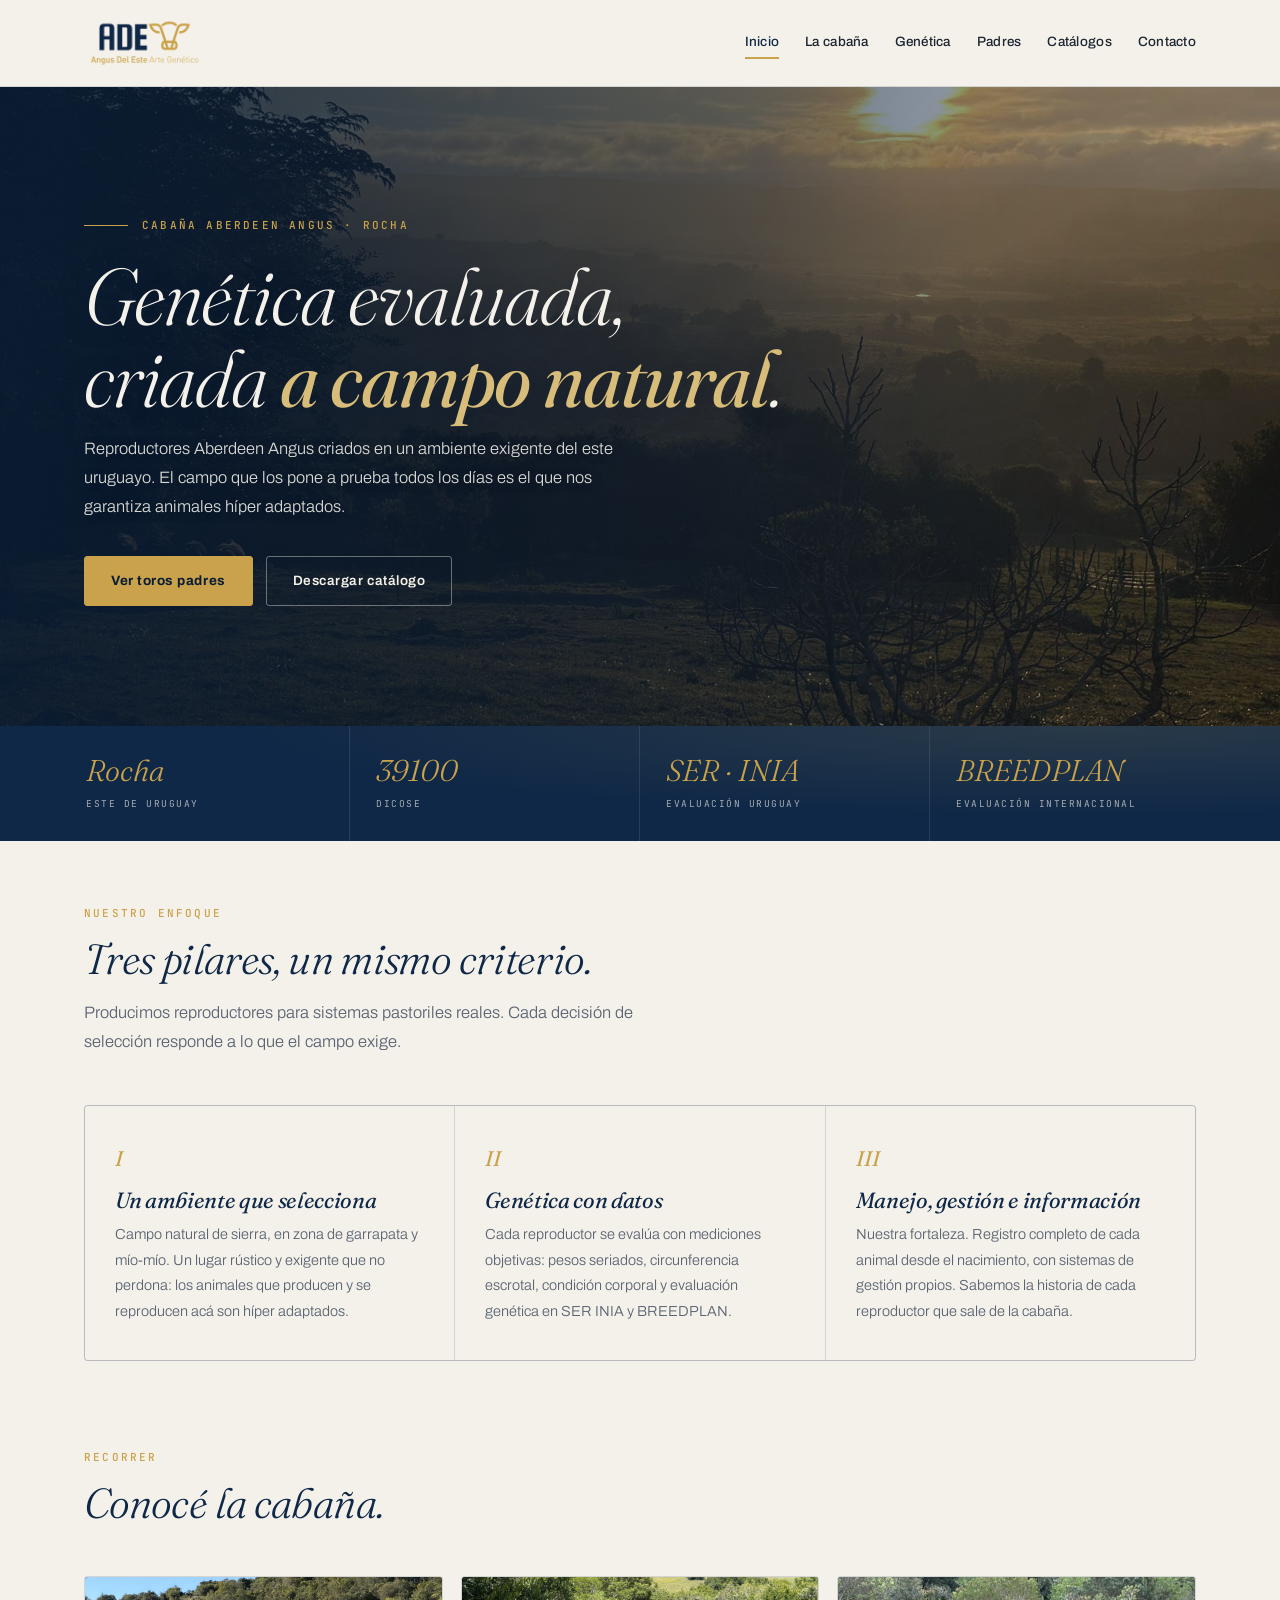
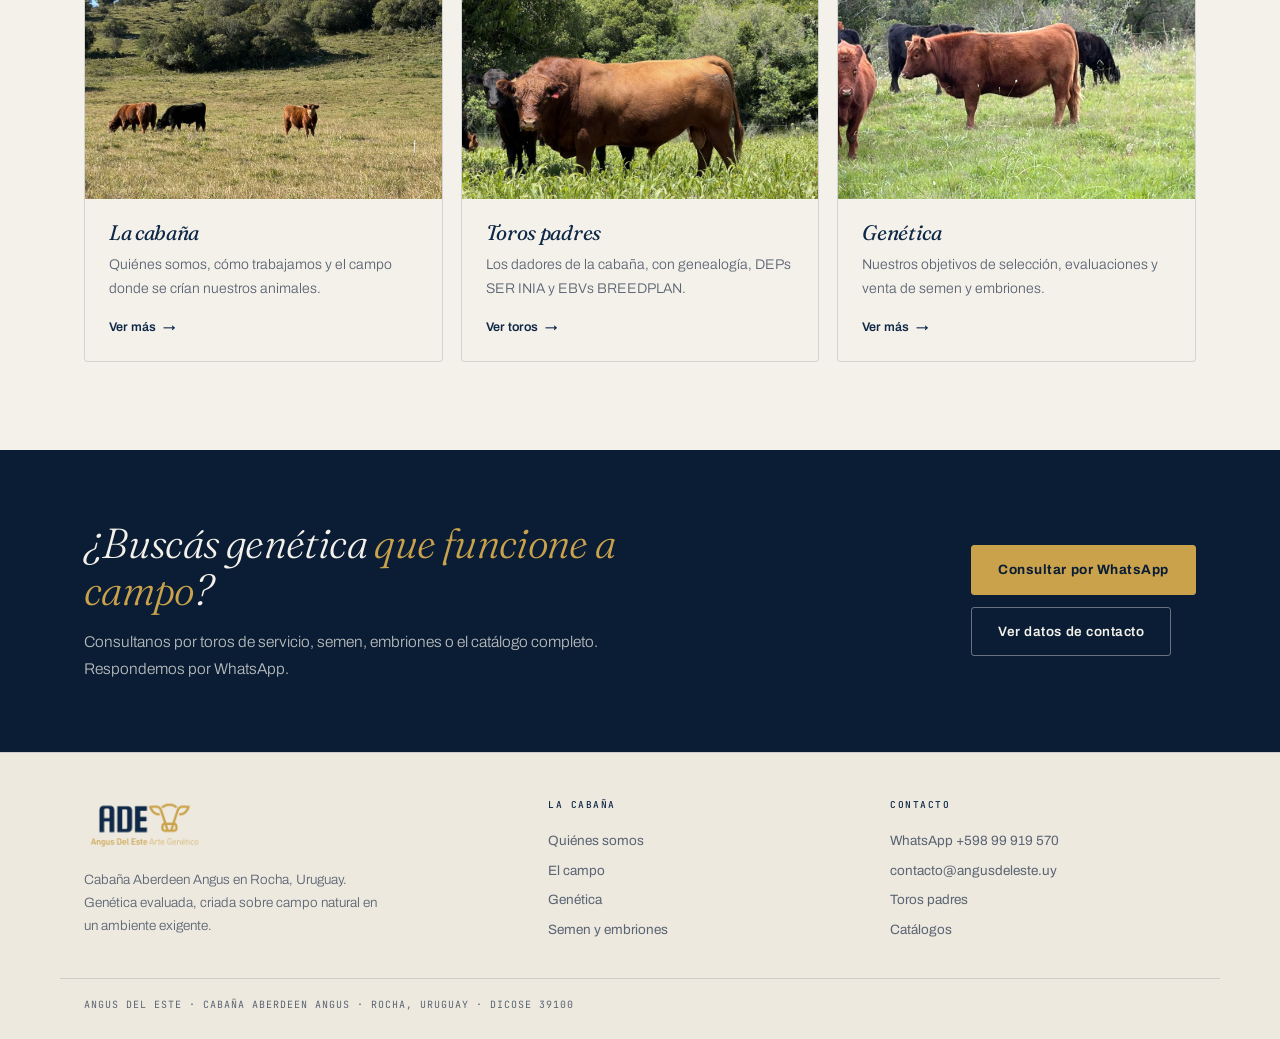
<file: index.html>
<!DOCTYPE html>
<html lang="es">
<head>
<meta charset="UTF-8">
<meta name="viewport" content="width=device-width, initial-scale=1.0">
<title>Angus del Este — Cabaña Aberdeen Angus · Rocha, Uruguay</title>
<meta name="description" content="Cabaña Aberdeen Angus en Rocha, Uruguay. Genética evaluada en SER INIA y BREEDPLAN, criada sobre campo natural. DICOSE 39100.">
<meta property="og:title" content="Angus del Este — Cabaña Aberdeen Angus · Rocha, Uruguay">
<meta property="og:description" content="Cabaña Aberdeen Angus en Rocha, Uruguay. Genética evaluada en SER INIA y BREEDPLAN, criada sobre campo natural. DICOSE 39100.">
<meta property="og:type" content="website">
<link rel="icon" type="image/png" href="[data-uri]">
<link rel="preconnect" href="https://fonts.googleapis.com">
<link rel="preconnect" href="https://fonts.gstatic.com" crossorigin>
<link href="https://fonts.googleapis.com/css2?family=Fraunces:ital,opsz,wght@0,9..144,300;0,9..144,400;1,9..144,300;1,9..144,400&family=Archivo:wght@300;400;500;600;700&family=JetBrains+Mono:wght@400;500&display=swap" rel="stylesheet">
<link rel="canonical" href="https://angusdeleste.uy/">
<meta property="og:url" content="https://angusdeleste.uy/">
<meta property="og:image" content="https://angusdeleste.uy/campo-hero.jpg">
<meta property="og:locale" content="es_UY">
<meta name="robots" content="index, follow">
<script type="application/ld+json">
{
  "@context":"https://schema.org",
  "@type":"LocalBusiness",
  "name":"Angus del Este",
  "alternateName":"ADE — Angus del Este",
  "description":"Cabaña Aberdeen Angus en Rocha, Uruguay. Genética evaluada en SER INIA y BREEDPLAN, criada sobre campo natural. Venta de toros, semen y embriones.",
  "url":"https://angusdeleste.uy",
  "telephone":"+59899919570",
  "email":"contacto@angusdeleste.uy",
  "address":{"@type":"PostalAddress","addressLocality":"Rocha","addressRegion":"Rocha","addressCountry":"UY"},
  "geo":{"@type":"GeoCoordinates","latitude":-34.2162467,"longitude":-54.4445083},
  "image":"https://angusdeleste.uy/campo-hero.jpg",
  "priceRange":"$$",
  "knowsAbout":["Aberdeen Angus","genética bovina","toros reproductores","semen bovino","embriones bovinos"],
  "areaServed":{"@type":"Country","name":"Uruguay"}
}
</script>
<link rel="stylesheet" href="estilos.css">
<style>
.home-hero{position:relative;background:var(--navy-deep);overflow:hidden}
.home-hero-bg{position:absolute;inset:0;background:url('campo-hero.jpg') center 42%/cover no-repeat}
.home-hero-ov{position:absolute;inset:0;background:linear-gradient(100deg,rgba(10,29,53,.92) 0%,rgba(10,29,53,.62) 52%,rgba(10,29,53,.2) 100%)}
.home-hero .wrap{position:relative;padding-top:130px;padding-bottom:120px}
.home-hero .eyebrow{display:flex;align-items:center;gap:14px;margin-bottom:20px}
.home-hero .eyebrow::before{content:'';width:44px;height:1px;background:var(--gold)}
.home-hero h1{color:var(--paper);font-size:clamp(42px,7vw,80px);line-height:1.03;max-width:840px;text-shadow:0 2px 24px rgba(10,29,53,.4)}
.home-hero h1 em{color:var(--gold-soft);font-weight:400}
.home-hero .lead{color:rgba(244,241,234,.88);max-width:560px;text-shadow:0 1px 12px rgba(10,29,53,.4)}
.home-cta{margin-top:34px;display:flex;gap:13px;flex-wrap:wrap}
</style>
</head>
<body>
<header>
  <div class="header-inner">
    <a href="index.html" class="brand">
      <img class="logo-full" src="[data-uri]" alt="Angus del Este — Arte Genético">
      <img class="logo-min" src="[data-uri]" alt="Angus del Este">
    </a>
    <nav id="nav">
      <a href="index.html" class='on'>Inicio</a>
      <a href="cabana.html">La cabaña</a>
      <a href="genetica.html">Genética</a>
      <a href="padres.html">Padres</a>
      <a href="catalogos.html">Catálogos</a>
      <a href="contacto.html">Contacto</a>
    </nav>
    <button class="nav-toggle" aria-label="Menú" onclick="document.getElementById('nav').classList.toggle('open')">
      <span></span><span></span><span></span>
    </button>
  </div>
</header>
<div class="home-hero">
  <div class="home-hero-bg"></div>
  <div class="home-hero-ov"></div>
  <div class="wrap">
    <div class="eyebrow">Cabaña Aberdeen Angus · Rocha</div>
    <h1>Genética evaluada,<br>criada <em>a campo natural</em>.</h1>
    <p class="lead">Reproductores Aberdeen Angus criados en un ambiente exigente del este uruguayo. El campo que los pone a prueba todos los días es el que nos garantiza animales híper adaptados.</p>
    <div class="home-cta">
      <a href="padres.html" class="btn btn-gold">Ver toros padres</a>
      <a href="catalogos.html" class="btn btn-light">Descargar catálogo</a>
    </div>
  </div>
</div>

<div class="band">
  <div class="wrap" style="padding-left:0;padding-right:0">
    <div class="band-grid">
      <div class="band-cell"><div class="band-num">Rocha</div><div class="band-label">Este de Uruguay</div></div>
      <div class="band-cell"><div class="band-num">39100</div><div class="band-label">DICOSE</div></div>
      <div class="band-cell"><div class="band-num">SER · INIA</div><div class="band-label">Evaluación Uruguay</div></div>
      <div class="band-cell"><div class="band-num">BREEDPLAN</div><div class="band-label">Evaluación internacional</div></div>
    </div>
  </div>
</div>

<section>
  <div class="wrap">
    <div class="section-head rv">
      <div class="eyebrow">Nuestro enfoque</div>
      <h2>Tres pilares, un mismo criterio.</h2>
      <p class="lead">Producimos reproductores para sistemas pastoriles reales. Cada decisión de selección responde a lo que el campo exige.</p>
    </div>
    <div class="pillars rv">
      <div class="pillar">
        <div class="num">I</div>
        <h3>Un ambiente que selecciona</h3>
        <p>Campo natural de sierra, en zona de garrapata y mío-mío. Un lugar rústico y exigente que no perdona: los animales que producen y se reproducen acá son híper adaptados.</p>
      </div>
      <div class="pillar">
        <div class="num">II</div>
        <h3>Genética con datos</h3>
        <p>Cada reproductor se evalúa con mediciones objetivas: pesos seriados, circunferencia escrotal, condición corporal y evaluación genética en SER INIA y BREEDPLAN.</p>
      </div>
      <div class="pillar">
        <div class="num">III</div>
        <h3>Manejo, gestión e información</h3>
        <p>Nuestra fortaleza. Registro completo de cada animal desde el nacimiento, con sistemas de gestión propios. Sabemos la historia de cada reproductor que sale de la cabaña.</p>
      </div>
    </div>
  </div>
</section>

<section style="padding-top:0">
  <div class="wrap">
    <div class="section-head rv">
      <div class="eyebrow">Recorrer</div>
      <h2>Conocé la cabaña.</h2>
    </div>
    <div class="navcards rv">
      <a href="cabana.html" class="navcard">
        <div class="navcard-img"><img src="campo-2.jpg" alt="El campo en Rocha" loading="lazy"></div>
        <div class="navcard-body">
          <h3>La cabaña</h3>
          <p>Quiénes somos, cómo trabajamos y el campo donde se crían nuestros animales.</p>
          <div class="go">Ver más <span>&rarr;</span></div>
        </div>
      </a>
      <a href="padres.html" class="navcard">
        <div class="navcard-img"><img src="toro-centinela.jpg" alt="Toros padres" loading="lazy" style="object-position:center 48%"></div>
        <div class="navcard-body">
          <h3>Toros padres</h3>
          <p>Los dadores de la cabaña, con genealogía, DEPs SER INIA y EBVs BREEDPLAN.</p>
          <div class="go">Ver toros <span>&rarr;</span></div>
        </div>
      </a>
      <a href="genetica.html" class="navcard">
        <div class="navcard-img"><img src="campo-3.jpg" alt="Genética" loading="lazy"></div>
        <div class="navcard-body">
          <h3>Genética</h3>
          <p>Nuestros objetivos de selección, evaluaciones y venta de semen y embriones.</p>
          <div class="go">Ver más <span>&rarr;</span></div>
        </div>
      </a>
    </div>
  </div>
</section>

<div class="cta">
  <div class="wrap">
    <div>
      <h2>¿Buscás genética <em>que funcione a campo</em>?</h2>
      <p>Consultanos por toros de servicio, semen, embriones o el catálogo completo. Respondemos por WhatsApp.</p>
    </div>
    <div class="cta-btns">
      <a href="https://wa.me/59899919570?text=Hola%2C%20quiero%20consultar%20por%20la%20gen%C3%A9tica%20de%20Angus%20del%20Este" class="btn btn-gold">Consultar por WhatsApp</a>
      <a href="contacto.html" class="btn btn-light">Ver datos de contacto</a>
    </div>
  </div>
</div>

<footer>
  <div class="foot">
    <div>
      <img src="[data-uri]" alt="ADE — Angus del Este · Arte Genético">
      <p class="foot-desc">Cabaña Aberdeen Angus en Rocha, Uruguay. Genética evaluada, criada sobre campo natural en un ambiente exigente.</p>
    </div>
    <div>
      <h4>La cabaña</h4>
      <a href="cabana.html">Quiénes somos</a>
      <a href="cabana.html#campo">El campo</a>
      <a href="genetica.html">Genética</a>
      <a href="genetica.html#servicios">Semen y embriones</a>
    </div>
    <div>
      <h4>Contacto</h4>
      <a href="https://wa.me/59899919570">WhatsApp +598 99 919 570</a>
      <a href="mailto:contacto@angusdeleste.uy">contacto@angusdeleste.uy</a>
      <a href="padres.html">Toros padres</a>
      <a href="catalogos.html">Catálogos</a>
    </div>
  </div>
  <div class="foot-bar">Angus del Este · Cabaña Aberdeen Angus · Rocha, Uruguay · DICOSE 39100</div>
</footer>

<script>
const io=new IntersectionObserver(e=>{e.forEach(x=>{if(x.isIntersecting){x.target.classList.add('in');io.unobserve(x.target)}})},{threshold:.1});
document.querySelectorAll('.rv').forEach(el=>io.observe(el));
document.querySelectorAll('#nav a').forEach(a=>a.addEventListener('click',()=>document.getElementById('nav').classList.remove('open')));
</script>
</body>
</html>
</file>
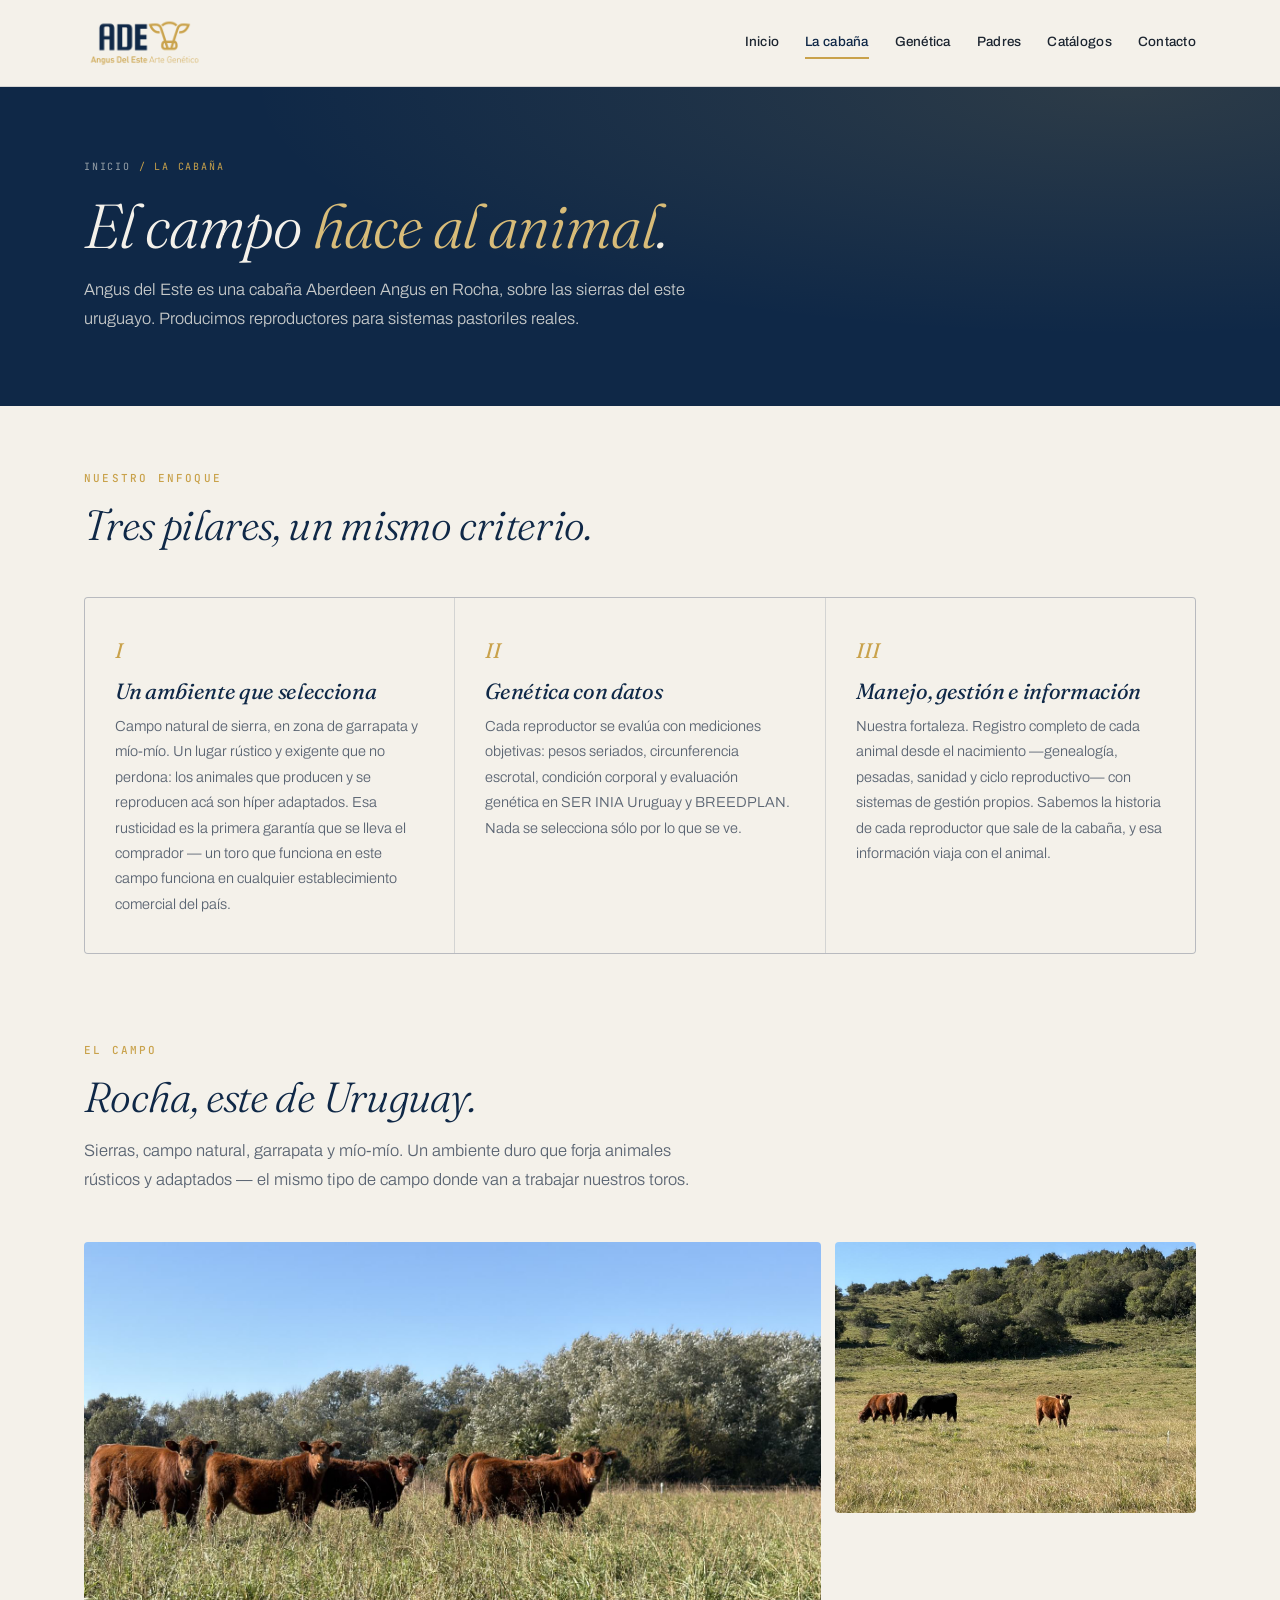
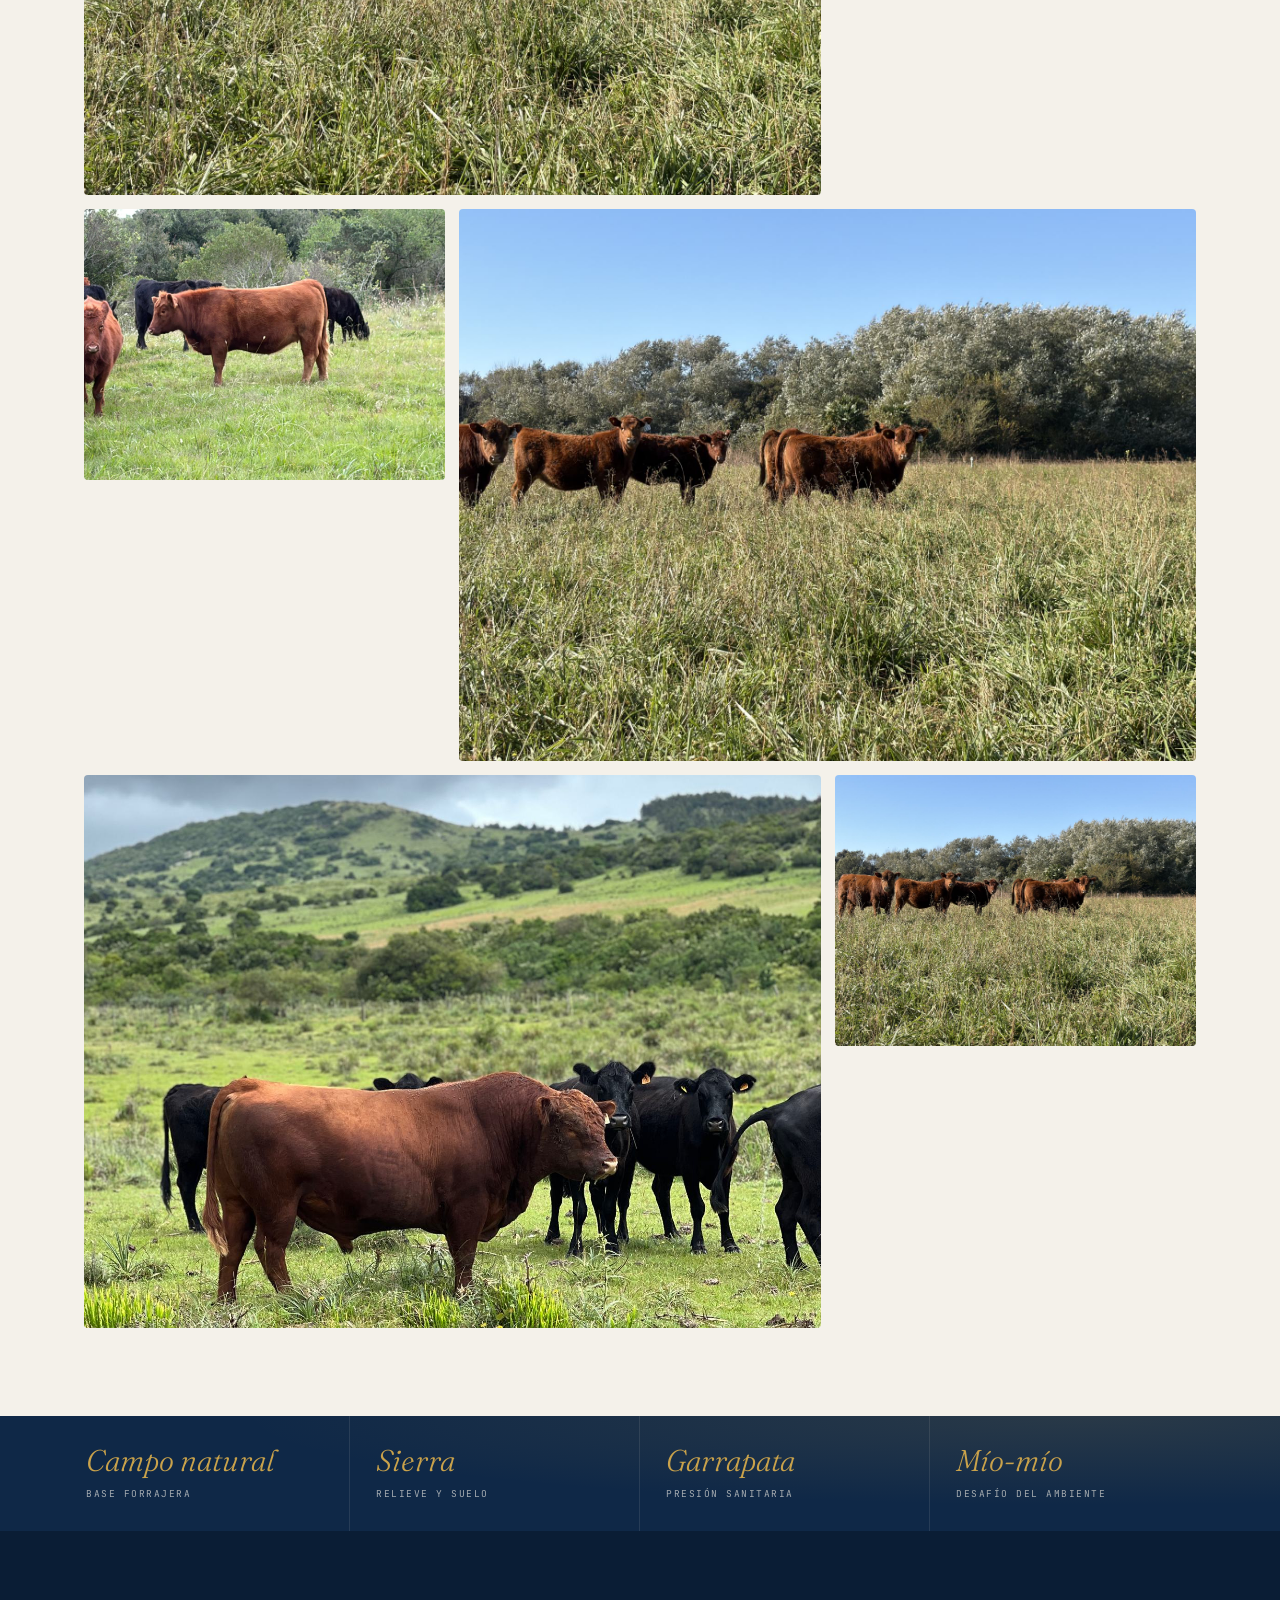
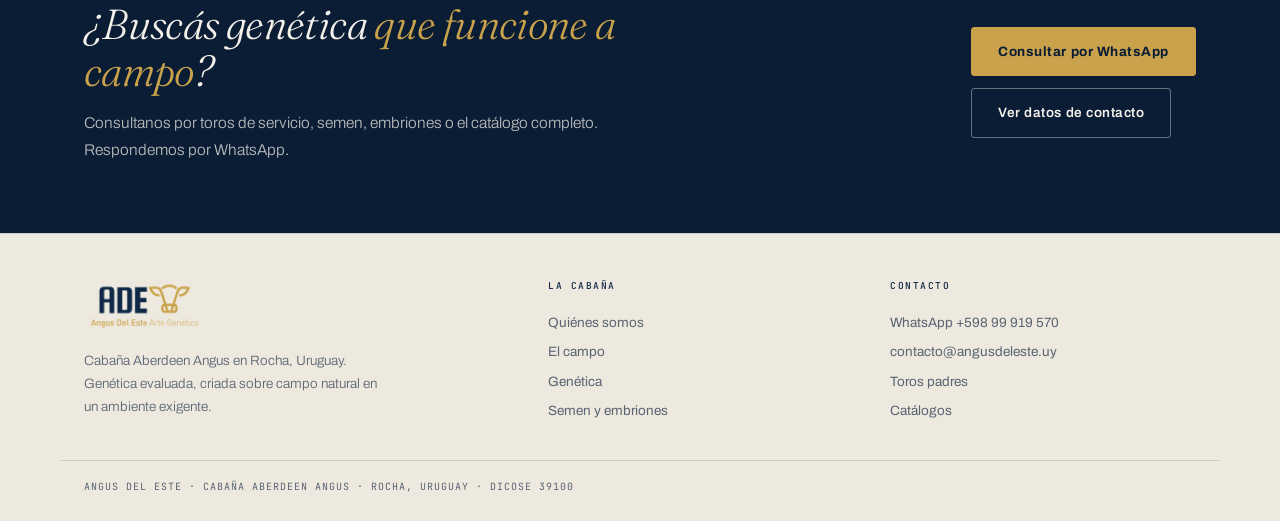
<file: cabana.html>
<!DOCTYPE html>
<html lang="es">
<head>
<meta charset="UTF-8">
<meta name="viewport" content="width=device-width, initial-scale=1.0">
<title>La cabaña — Angus del Este</title>
<meta name="description" content="Cabaña Aberdeen Angus en Rocha, Uruguay. Campo natural de sierra, zona de garrapata y mío-mío: un ambiente que selecciona animales rústicos y adaptados.">
<meta property="og:title" content="La cabaña — Angus del Este">
<meta property="og:description" content="Cabaña Aberdeen Angus en Rocha, Uruguay. Campo natural de sierra, zona de garrapata y mío-mío: un ambiente que selecciona animales rústicos y adaptados.">
<meta property="og:type" content="website">
<link rel="icon" type="image/png" href="[data-uri]">
<link rel="preconnect" href="https://fonts.googleapis.com">
<link rel="preconnect" href="https://fonts.gstatic.com" crossorigin>
<link href="https://fonts.googleapis.com/css2?family=Fraunces:ital,opsz,wght@0,9..144,300;0,9..144,400;1,9..144,300;1,9..144,400&family=Archivo:wght@300;400;500;600;700&family=JetBrains+Mono:wght@400;500&display=swap" rel="stylesheet">
<link rel="canonical" href="https://angusdeleste.uy/cabana.html">
<meta property="og:url" content="https://angusdeleste.uy/cabana.html">
<meta property="og:image" content="https://angusdeleste.uy/campo-hero.jpg">
<meta property="og:locale" content="es_UY">
<meta name="robots" content="index, follow">
<link rel="stylesheet" href="estilos.css">

</head>
<body>
<header>
  <div class="header-inner">
    <a href="index.html" class="brand">
      <img class="logo-full" src="[data-uri]" alt="Angus del Este — Arte Genético">
      <img class="logo-min" src="[data-uri]" alt="Angus del Este">
    </a>
    <nav id="nav">
      <a href="index.html">Inicio</a>
      <a href="cabana.html" class='on'>La cabaña</a>
      <a href="genetica.html">Genética</a>
      <a href="padres.html">Padres</a>
      <a href="catalogos.html">Catálogos</a>
      <a href="contacto.html">Contacto</a>
    </nav>
    <button class="nav-toggle" aria-label="Menú" onclick="document.getElementById('nav').classList.toggle('open')">
      <span></span><span></span><span></span>
    </button>
  </div>
</header>
<div class="page-hero">
  <div class="wrap">
    <div class="crumb"><a href="index.html">Inicio</a> / La cabaña</div>
    <h1>El campo <em>hace al animal</em>.</h1>
    <p class="lead">Angus del Este es una cabaña Aberdeen Angus en Rocha, sobre las sierras del este uruguayo. Producimos reproductores para sistemas pastoriles reales.</p>
  </div>
</div>

<section>
  <div class="wrap">
    <div class="section-head rv">
      <div class="eyebrow">Nuestro enfoque</div>
      <h2>Tres pilares, un mismo criterio.</h2>
    </div>
    <div class="pillars rv">
      <div class="pillar">
        <div class="num">I</div>
        <h3>Un ambiente que selecciona</h3>
        <p>Campo natural de sierra, en zona de garrapata y mío-mío. Un lugar rústico y exigente que no perdona: los animales que producen y se reproducen acá son híper adaptados. Esa rusticidad es la primera garantía que se lleva el comprador — un toro que funciona en este campo funciona en cualquier establecimiento comercial del país.</p>
      </div>
      <div class="pillar">
        <div class="num">II</div>
        <h3>Genética con datos</h3>
        <p>Cada reproductor se evalúa con mediciones objetivas: pesos seriados, circunferencia escrotal, condición corporal y evaluación genética en SER INIA Uruguay y BREEDPLAN. Nada se selecciona sólo por lo que se ve.</p>
      </div>
      <div class="pillar">
        <div class="num">III</div>
        <h3>Manejo, gestión e información</h3>
        <p>Nuestra fortaleza. Registro completo de cada animal desde el nacimiento —genealogía, pesadas, sanidad y ciclo reproductivo— con sistemas de gestión propios. Sabemos la historia de cada reproductor que sale de la cabaña, y esa información viaja con el animal.</p>
      </div>
    </div>
  </div>
</section>

<section id="campo" style="padding-top:0">
  <div class="wrap">
    <div class="section-head rv">
      <div class="eyebrow">El campo</div>
      <h2>Rocha, este de Uruguay.</h2>
      <p class="lead">Sierras, campo natural, garrapata y mío-mío. Un ambiente duro que forja animales rústicos y adaptados — el mismo tipo de campo donde van a trabajar nuestros toros.</p>
    </div>
    <div class="galeria rv">
      <div class="gal-item wide"><img src="campo-1.jpg" alt="Rodeo pastoreando en Angus del Este, Rocha" loading="lazy"></div>
      <div class="gal-item"><img src="campo-2.jpg" alt="Animales sobre campo natural de sierra" loading="lazy"></div>
      <div class="gal-item"><img src="campo-3.jpg" alt="Vaca colorada Aberdeen Angus" loading="lazy"></div>
      <div class="gal-item wide"><img src="campo-4.jpg" alt="Grupo de recría en pastoreo" loading="lazy"></div>
      <div class="gal-item wide"><img src="campo-6.jpg" alt="Toro colorado con las sierras de fondo" loading="lazy"></div>
      <div class="gal-item"><img src="campo-5.jpg" alt="Recría sobre campo natural" loading="lazy"></div>
    </div>
  </div>
</section>

<div class="band">
  <div class="wrap" style="padding-left:0;padding-right:0">
    <div class="band-grid">
      <div class="band-cell"><div class="band-num">Campo natural</div><div class="band-label">Base forrajera</div></div>
      <div class="band-cell"><div class="band-num">Sierra</div><div class="band-label">Relieve y suelo</div></div>
      <div class="band-cell"><div class="band-num">Garrapata</div><div class="band-label">Presión sanitaria</div></div>
      <div class="band-cell"><div class="band-num">Mío-mío</div><div class="band-label">Desafío del ambiente</div></div>
    </div>
  </div>
</div>

<div class="cta">
  <div class="wrap">
    <div>
      <h2>¿Buscás genética <em>que funcione a campo</em>?</h2>
      <p>Consultanos por toros de servicio, semen, embriones o el catálogo completo. Respondemos por WhatsApp.</p>
    </div>
    <div class="cta-btns">
      <a href="https://wa.me/59899919570?text=Hola%2C%20quiero%20consultar%20por%20la%20gen%C3%A9tica%20de%20Angus%20del%20Este" class="btn btn-gold">Consultar por WhatsApp</a>
      <a href="contacto.html" class="btn btn-light">Ver datos de contacto</a>
    </div>
  </div>
</div>

<footer>
  <div class="foot">
    <div>
      <img src="[data-uri]" alt="ADE — Angus del Este · Arte Genético">
      <p class="foot-desc">Cabaña Aberdeen Angus en Rocha, Uruguay. Genética evaluada, criada sobre campo natural en un ambiente exigente.</p>
    </div>
    <div>
      <h4>La cabaña</h4>
      <a href="cabana.html">Quiénes somos</a>
      <a href="cabana.html#campo">El campo</a>
      <a href="genetica.html">Genética</a>
      <a href="genetica.html#servicios">Semen y embriones</a>
    </div>
    <div>
      <h4>Contacto</h4>
      <a href="https://wa.me/59899919570">WhatsApp +598 99 919 570</a>
      <a href="mailto:contacto@angusdeleste.uy">contacto@angusdeleste.uy</a>
      <a href="padres.html">Toros padres</a>
      <a href="catalogos.html">Catálogos</a>
    </div>
  </div>
  <div class="foot-bar">Angus del Este · Cabaña Aberdeen Angus · Rocha, Uruguay · DICOSE 39100</div>
</footer>

<script>
const io=new IntersectionObserver(e=>{e.forEach(x=>{if(x.isIntersecting){x.target.classList.add('in');io.unobserve(x.target)}})},{threshold:.1});
document.querySelectorAll('.rv').forEach(el=>io.observe(el));
document.querySelectorAll('#nav a').forEach(a=>a.addEventListener('click',()=>document.getElementById('nav').classList.remove('open')));
</script>
</body>
</html>
</file>
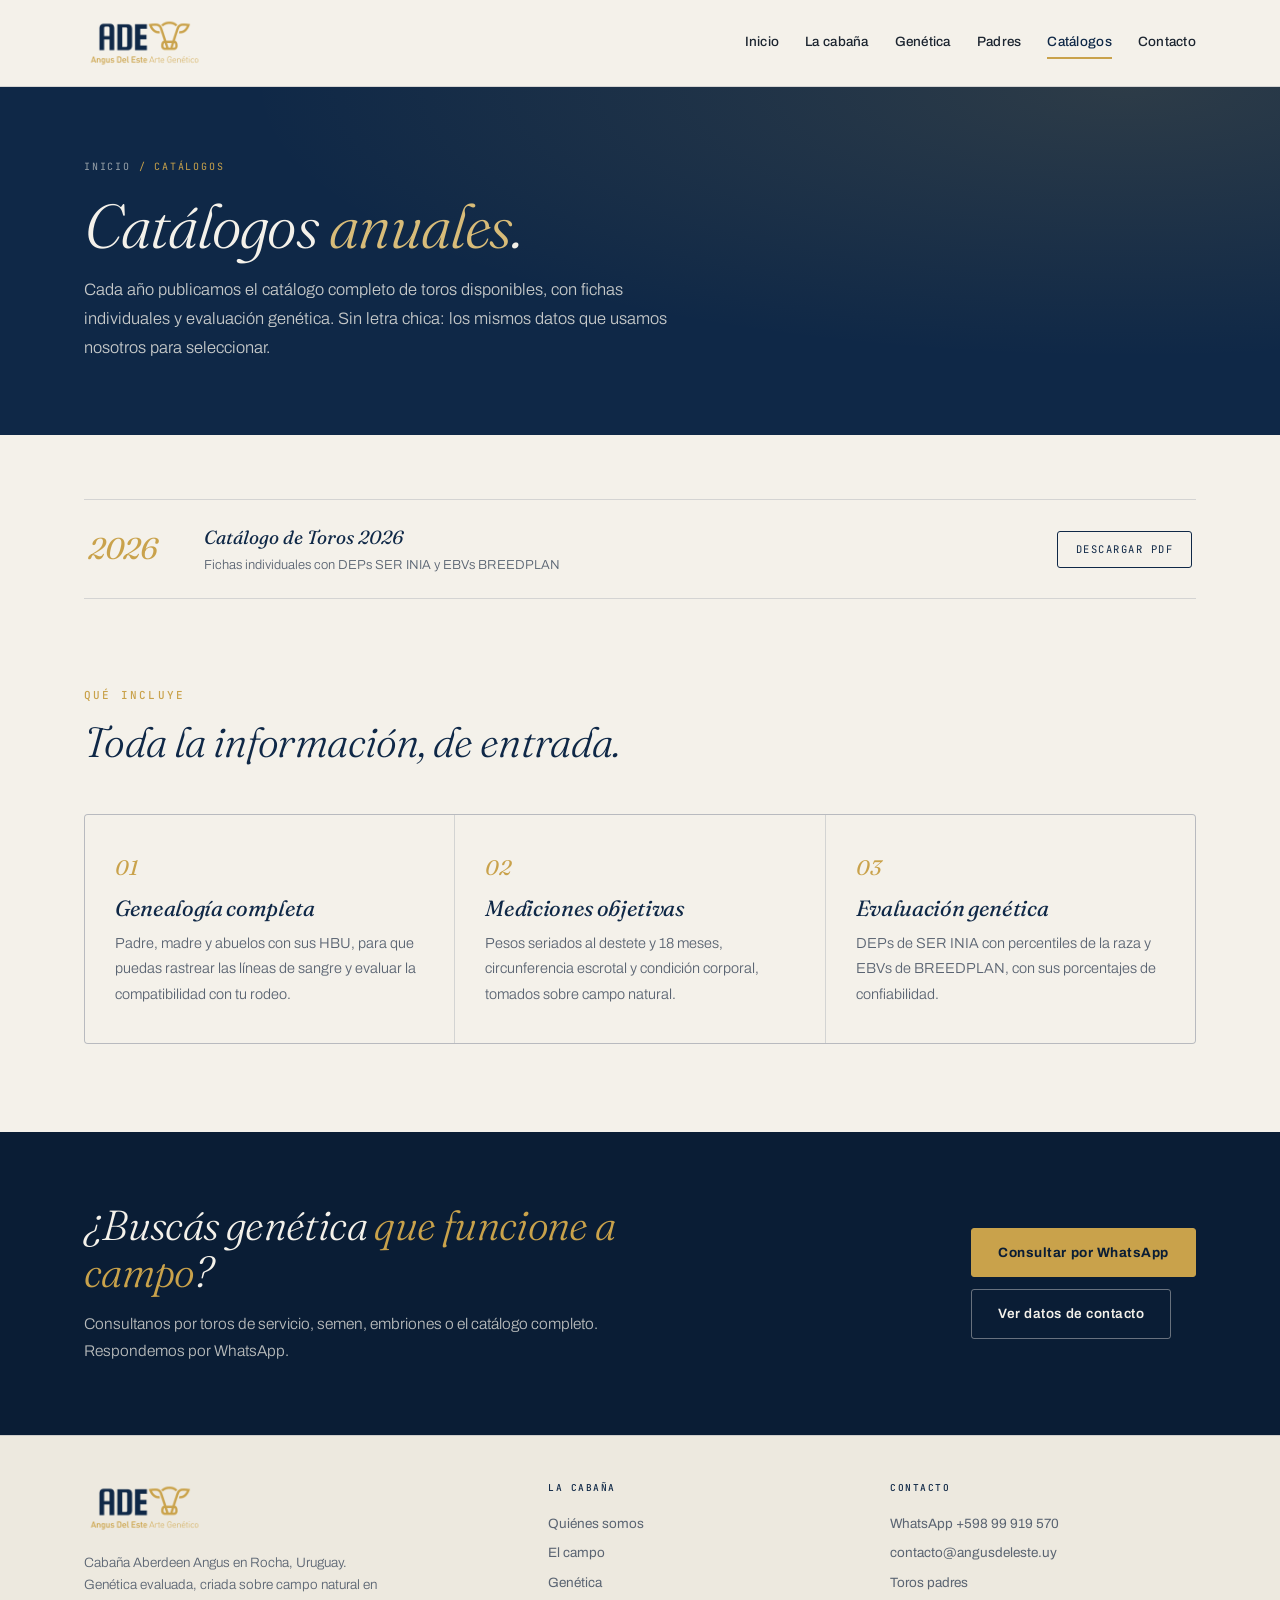
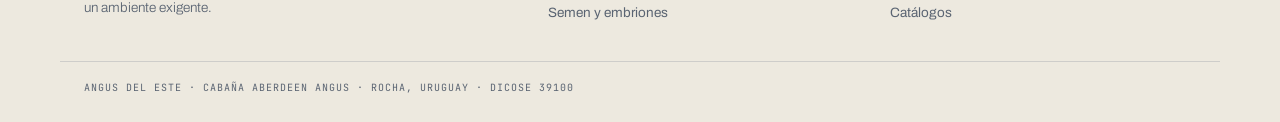
<file: catalogos.html>
<!DOCTYPE html>
<html lang="es">
<head>
<meta charset="UTF-8">
<meta name="viewport" content="width=device-width, initial-scale=1.0">
<title>Catálogos — Angus del Este</title>
<meta name="description" content="Catálogos anuales de toros de Angus del Este, con fichas individuales, DEPs SER INIA y EBVs BREEDPLAN.">
<meta property="og:title" content="Catálogos — Angus del Este">
<meta property="og:description" content="Catálogos anuales de toros de Angus del Este, con fichas individuales, DEPs SER INIA y EBVs BREEDPLAN.">
<meta property="og:type" content="website">
<link rel="icon" type="image/png" href="[data-uri]">
<link rel="preconnect" href="https://fonts.googleapis.com">
<link rel="preconnect" href="https://fonts.gstatic.com" crossorigin>
<link href="https://fonts.googleapis.com/css2?family=Fraunces:ital,opsz,wght@0,9..144,300;0,9..144,400;1,9..144,300;1,9..144,400&family=Archivo:wght@300;400;500;600;700&family=JetBrains+Mono:wght@400;500&display=swap" rel="stylesheet">
<link rel="canonical" href="https://angusdeleste.uy/catalogos.html">
<meta property="og:url" content="https://angusdeleste.uy/catalogos.html">
<meta property="og:image" content="https://angusdeleste.uy/campo-hero.jpg">
<meta property="og:locale" content="es_UY">
<meta name="robots" content="index, follow">
<link rel="stylesheet" href="estilos.css">

</head>
<body>
<header>
  <div class="header-inner">
    <a href="index.html" class="brand">
      <img class="logo-full" src="[data-uri]" alt="Angus del Este — Arte Genético">
      <img class="logo-min" src="[data-uri]" alt="Angus del Este">
    </a>
    <nav id="nav">
      <a href="index.html">Inicio</a>
      <a href="cabana.html">La cabaña</a>
      <a href="genetica.html">Genética</a>
      <a href="padres.html">Padres</a>
      <a href="catalogos.html" class='on'>Catálogos</a>
      <a href="contacto.html">Contacto</a>
    </nav>
    <button class="nav-toggle" aria-label="Menú" onclick="document.getElementById('nav').classList.toggle('open')">
      <span></span><span></span><span></span>
    </button>
  </div>
</header>
<div class="page-hero">
  <div class="wrap">
    <div class="crumb"><a href="index.html">Inicio</a> / Catálogos</div>
    <h1>Catálogos <em>anuales</em>.</h1>
    <p class="lead">Cada año publicamos el catálogo completo de toros disponibles, con fichas individuales y evaluación genética. Sin letra chica: los mismos datos que usamos nosotros para seleccionar.</p>
  </div>
</div>

<section>
  <div class="wrap">
    <div class="cat-list rv">
      <!-- Para agregar un catálogo nuevo: copiar este bloque y subir el PDF al repo -->
      <a class="cat-row" href="catalogo-2026.pdf" download>
        <span class="cat-year">2026</span>
        <span>
          <span class="cat-t">Catálogo de Toros 2026</span>
          <span class="cat-d">Fichas individuales con DEPs SER INIA y EBVs BREEDPLAN</span>
        </span>
        <span class="cat-dl">Descargar PDF</span>
      </a>
    </div>
  </div>
</section>

<section style="padding-top:0">
  <div class="wrap">
    <div class="section-head rv">
      <div class="eyebrow">Qué incluye</div>
      <h2>Toda la información, de entrada.</h2>
    </div>
    <div class="pillars rv">
      <div class="pillar">
        <div class="num">01</div>
        <h3>Genealogía completa</h3>
        <p>Padre, madre y abuelos con sus HBU, para que puedas rastrear las líneas de sangre y evaluar la compatibilidad con tu rodeo.</p>
      </div>
      <div class="pillar">
        <div class="num">02</div>
        <h3>Mediciones objetivas</h3>
        <p>Pesos seriados al destete y 18 meses, circunferencia escrotal y condición corporal, tomados sobre campo natural.</p>
      </div>
      <div class="pillar">
        <div class="num">03</div>
        <h3>Evaluación genética</h3>
        <p>DEPs de SER INIA con percentiles de la raza y EBVs de BREEDPLAN, con sus porcentajes de confiabilidad.</p>
      </div>
    </div>
  </div>
</section>

<div class="cta">
  <div class="wrap">
    <div>
      <h2>¿Buscás genética <em>que funcione a campo</em>?</h2>
      <p>Consultanos por toros de servicio, semen, embriones o el catálogo completo. Respondemos por WhatsApp.</p>
    </div>
    <div class="cta-btns">
      <a href="https://wa.me/59899919570?text=Hola%2C%20quiero%20consultar%20por%20la%20gen%C3%A9tica%20de%20Angus%20del%20Este" class="btn btn-gold">Consultar por WhatsApp</a>
      <a href="contacto.html" class="btn btn-light">Ver datos de contacto</a>
    </div>
  </div>
</div>

<footer>
  <div class="foot">
    <div>
      <img src="[data-uri]" alt="ADE — Angus del Este · Arte Genético">
      <p class="foot-desc">Cabaña Aberdeen Angus en Rocha, Uruguay. Genética evaluada, criada sobre campo natural en un ambiente exigente.</p>
    </div>
    <div>
      <h4>La cabaña</h4>
      <a href="cabana.html">Quiénes somos</a>
      <a href="cabana.html#campo">El campo</a>
      <a href="genetica.html">Genética</a>
      <a href="genetica.html#servicios">Semen y embriones</a>
    </div>
    <div>
      <h4>Contacto</h4>
      <a href="https://wa.me/59899919570">WhatsApp +598 99 919 570</a>
      <a href="mailto:contacto@angusdeleste.uy">contacto@angusdeleste.uy</a>
      <a href="padres.html">Toros padres</a>
      <a href="catalogos.html">Catálogos</a>
    </div>
  </div>
  <div class="foot-bar">Angus del Este · Cabaña Aberdeen Angus · Rocha, Uruguay · DICOSE 39100</div>
</footer>

<script>
const io=new IntersectionObserver(e=>{e.forEach(x=>{if(x.isIntersecting){x.target.classList.add('in');io.unobserve(x.target)}})},{threshold:.1});
document.querySelectorAll('.rv').forEach(el=>io.observe(el));
document.querySelectorAll('#nav a').forEach(a=>a.addEventListener('click',()=>document.getElementById('nav').classList.remove('open')));
</script>
</body>
</html>
</file>
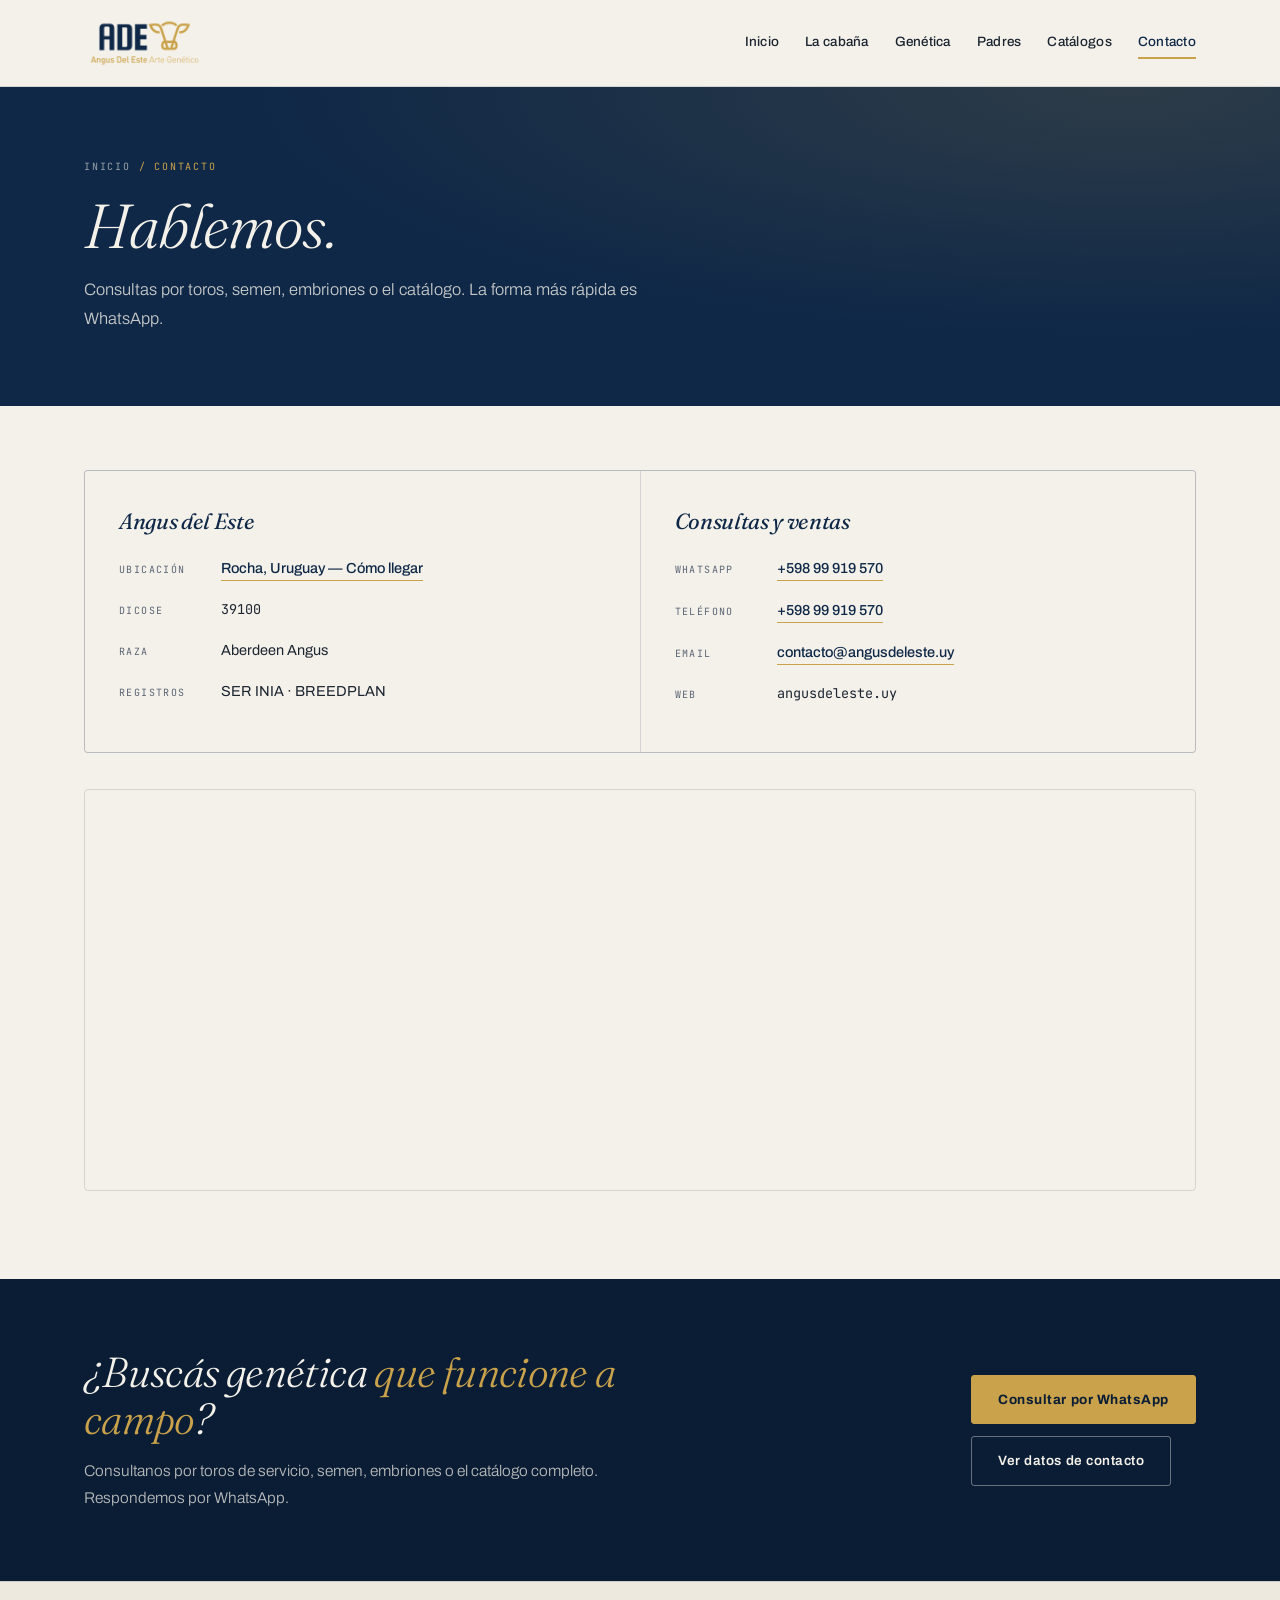
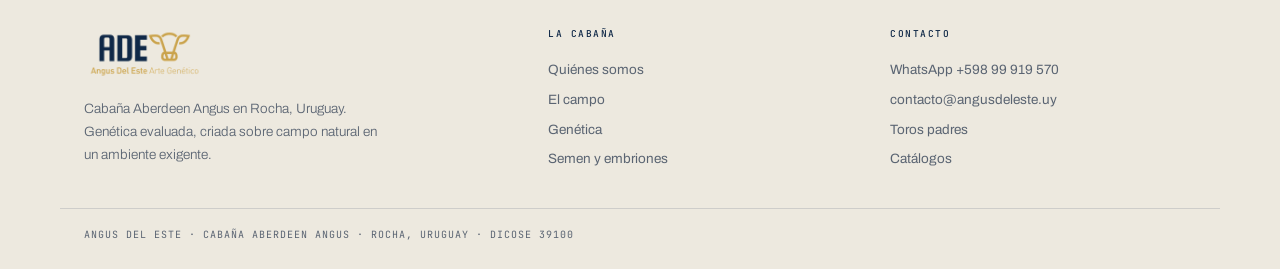
<file: contacto.html>
<!DOCTYPE html>
<html lang="es">
<head>
<meta charset="UTF-8">
<meta name="viewport" content="width=device-width, initial-scale=1.0">
<title>Contacto — Angus del Este</title>
<meta name="description" content="Contacto de Angus del Este, cabaña Aberdeen Angus en Rocha, Uruguay. WhatsApp +598 99 919 570.">
<meta property="og:title" content="Contacto — Angus del Este">
<meta property="og:description" content="Contacto de Angus del Este, cabaña Aberdeen Angus en Rocha, Uruguay. WhatsApp +598 99 919 570.">
<meta property="og:type" content="website">
<link rel="icon" type="image/png" href="[data-uri]">
<link rel="preconnect" href="https://fonts.googleapis.com">
<link rel="preconnect" href="https://fonts.gstatic.com" crossorigin>
<link href="https://fonts.googleapis.com/css2?family=Fraunces:ital,opsz,wght@0,9..144,300;0,9..144,400;1,9..144,300;1,9..144,400&family=Archivo:wght@300;400;500;600;700&family=JetBrains+Mono:wght@400;500&display=swap" rel="stylesheet">
<link rel="canonical" href="https://angusdeleste.uy/contacto.html">
<meta property="og:url" content="https://angusdeleste.uy/contacto.html">
<meta property="og:image" content="https://angusdeleste.uy/campo-hero.jpg">
<meta property="og:locale" content="es_UY">
<meta name="robots" content="index, follow">
<link rel="stylesheet" href="estilos.css">

</head>
<body>
<header>
  <div class="header-inner">
    <a href="index.html" class="brand">
      <img class="logo-full" src="[data-uri]" alt="Angus del Este — Arte Genético">
      <img class="logo-min" src="[data-uri]" alt="Angus del Este">
    </a>
    <nav id="nav">
      <a href="index.html">Inicio</a>
      <a href="cabana.html">La cabaña</a>
      <a href="genetica.html">Genética</a>
      <a href="padres.html">Padres</a>
      <a href="catalogos.html">Catálogos</a>
      <a href="contacto.html" class='on'>Contacto</a>
    </nav>
    <button class="nav-toggle" aria-label="Menú" onclick="document.getElementById('nav').classList.toggle('open')">
      <span></span><span></span><span></span>
    </button>
  </div>
</header>
<div class="page-hero">
  <div class="wrap">
    <div class="crumb"><a href="index.html">Inicio</a> / Contacto</div>
    <h1>Hablemos.</h1>
    <p class="lead">Consultas por toros, semen, embriones o el catálogo. La forma más rápida es WhatsApp.</p>
  </div>
</div>

<section>
  <div class="wrap">
    <div class="cont-grid rv">
      <div class="cont-cell">
        <h3>Angus del Este</h3>
        <div class="cont-row"><span class="cont-l">Ubicación</span><a href="https://maps.app.goo.gl/caH1wGYy8kG6mW2p8" target="_blank" rel="noopener">Rocha, Uruguay — Cómo llegar</a></div>
        <div class="cont-row"><span class="cont-l">DICOSE</span><span style="font-family:var(--mono);font-size:13.5px">39100</span></div>
        <div class="cont-row"><span class="cont-l">Raza</span><span>Aberdeen Angus</span></div>
        <div class="cont-row"><span class="cont-l">Registros</span><span>SER INIA · BREEDPLAN</span></div>
      </div>
      <div class="cont-cell">
        <h3>Consultas y ventas</h3>
        <div class="cont-row"><span class="cont-l">WhatsApp</span><a href="https://wa.me/59899919570">+598 99 919 570</a></div>
        <div class="cont-row"><span class="cont-l">Teléfono</span><a href="tel:+59899919570">+598 99 919 570</a></div>
        <div class="cont-row"><span class="cont-l">Email</span><a href="mailto:contacto@angusdeleste.uy">contacto@angusdeleste.uy</a></div>
        <div class="cont-row"><span class="cont-l">Web</span><span style="font-family:var(--mono);font-size:13.5px">angusdeleste.uy</span></div>
      </div>
    </div>

    <div class="mapa rv">
      <iframe src="https://www.google.com/maps?q=Angus+del+este,-34.2162467,-54.4445083&z=13&output=embed" loading="lazy" title="Ubicación de Angus del Este — Rocha, Uruguay"></iframe>
    </div>
  </div>
</section>

<div class="cta">
  <div class="wrap">
    <div>
      <h2>¿Buscás genética <em>que funcione a campo</em>?</h2>
      <p>Consultanos por toros de servicio, semen, embriones o el catálogo completo. Respondemos por WhatsApp.</p>
    </div>
    <div class="cta-btns">
      <a href="https://wa.me/59899919570?text=Hola%2C%20quiero%20consultar%20por%20la%20gen%C3%A9tica%20de%20Angus%20del%20Este" class="btn btn-gold">Consultar por WhatsApp</a>
      <a href="contacto.html" class="btn btn-light">Ver datos de contacto</a>
    </div>
  </div>
</div>

<footer>
  <div class="foot">
    <div>
      <img src="[data-uri]" alt="ADE — Angus del Este · Arte Genético">
      <p class="foot-desc">Cabaña Aberdeen Angus en Rocha, Uruguay. Genética evaluada, criada sobre campo natural en un ambiente exigente.</p>
    </div>
    <div>
      <h4>La cabaña</h4>
      <a href="cabana.html">Quiénes somos</a>
      <a href="cabana.html#campo">El campo</a>
      <a href="genetica.html">Genética</a>
      <a href="genetica.html#servicios">Semen y embriones</a>
    </div>
    <div>
      <h4>Contacto</h4>
      <a href="https://wa.me/59899919570">WhatsApp +598 99 919 570</a>
      <a href="mailto:contacto@angusdeleste.uy">contacto@angusdeleste.uy</a>
      <a href="padres.html">Toros padres</a>
      <a href="catalogos.html">Catálogos</a>
    </div>
  </div>
  <div class="foot-bar">Angus del Este · Cabaña Aberdeen Angus · Rocha, Uruguay · DICOSE 39100</div>
</footer>

<script>
const io=new IntersectionObserver(e=>{e.forEach(x=>{if(x.isIntersecting){x.target.classList.add('in');io.unobserve(x.target)}})},{threshold:.1});
document.querySelectorAll('.rv').forEach(el=>io.observe(el));
document.querySelectorAll('#nav a').forEach(a=>a.addEventListener('click',()=>document.getElementById('nav').classList.remove('open')));
</script>
</body>
</html>
</file>
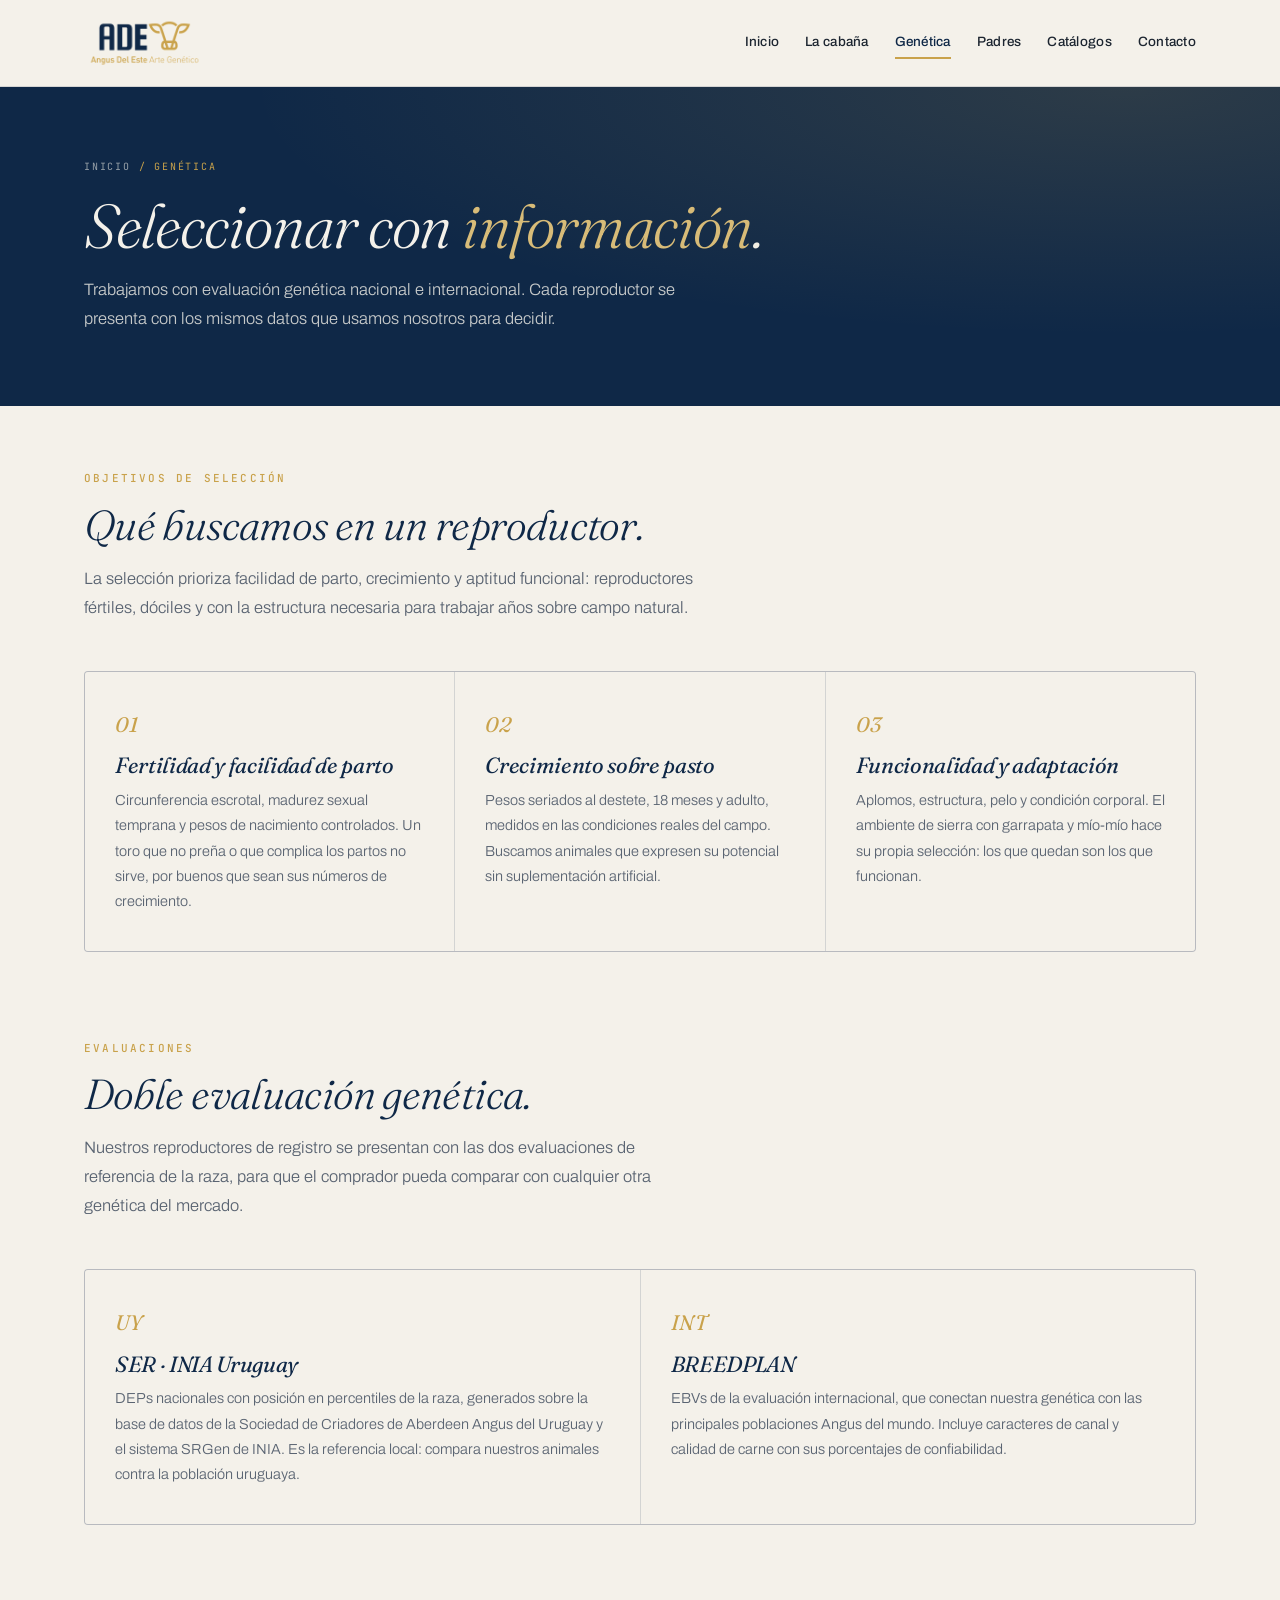
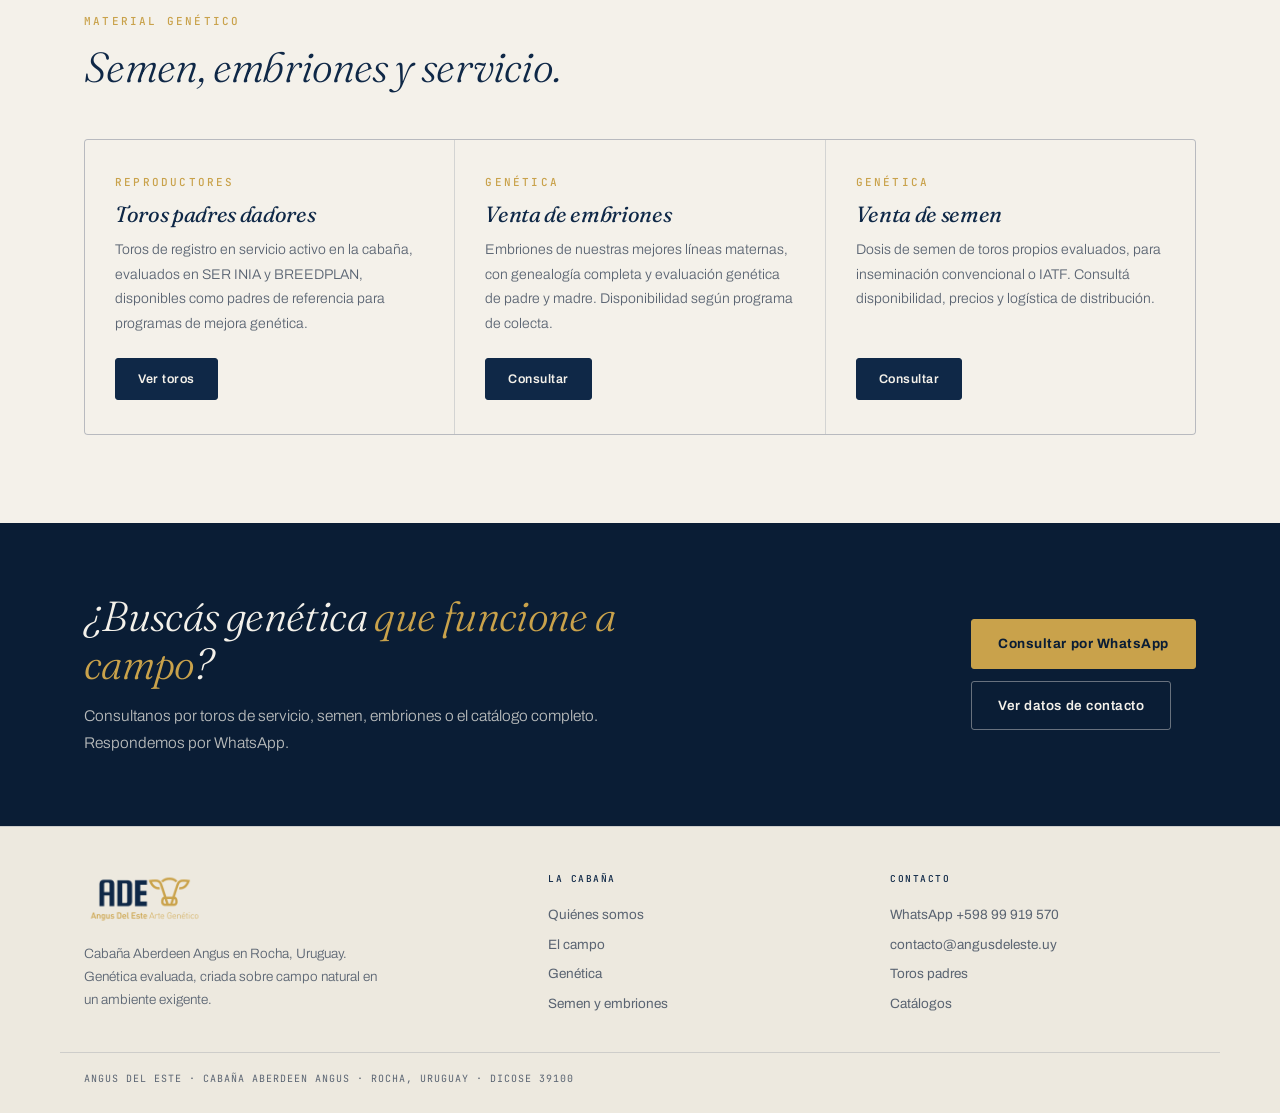
<file: genetica.html>
<!DOCTYPE html>
<html lang="es">
<head>
<meta charset="UTF-8">
<meta name="viewport" content="width=device-width, initial-scale=1.0">
<title>Genética — Angus del Este</title>
<meta name="description" content="Objetivos de selección, evaluación genética SER INIA y BREEDPLAN, venta de semen y embriones de Angus del Este.">
<meta property="og:title" content="Genética — Angus del Este">
<meta property="og:description" content="Objetivos de selección, evaluación genética SER INIA y BREEDPLAN, venta de semen y embriones de Angus del Este.">
<meta property="og:type" content="website">
<link rel="icon" type="image/png" href="[data-uri]">
<link rel="preconnect" href="https://fonts.googleapis.com">
<link rel="preconnect" href="https://fonts.gstatic.com" crossorigin>
<link href="https://fonts.googleapis.com/css2?family=Fraunces:ital,opsz,wght@0,9..144,300;0,9..144,400;1,9..144,300;1,9..144,400&family=Archivo:wght@300;400;500;600;700&family=JetBrains+Mono:wght@400;500&display=swap" rel="stylesheet">
<link rel="canonical" href="https://angusdeleste.uy/genetica.html">
<meta property="og:url" content="https://angusdeleste.uy/genetica.html">
<meta property="og:image" content="https://angusdeleste.uy/campo-hero.jpg">
<meta property="og:locale" content="es_UY">
<meta name="robots" content="index, follow">
<link rel="stylesheet" href="estilos.css">

</head>
<body>
<header>
  <div class="header-inner">
    <a href="index.html" class="brand">
      <img class="logo-full" src="[data-uri]" alt="Angus del Este — Arte Genético">
      <img class="logo-min" src="[data-uri]" alt="Angus del Este">
    </a>
    <nav id="nav">
      <a href="index.html">Inicio</a>
      <a href="cabana.html">La cabaña</a>
      <a href="genetica.html" class='on'>Genética</a>
      <a href="padres.html">Padres</a>
      <a href="catalogos.html">Catálogos</a>
      <a href="contacto.html">Contacto</a>
    </nav>
    <button class="nav-toggle" aria-label="Menú" onclick="document.getElementById('nav').classList.toggle('open')">
      <span></span><span></span><span></span>
    </button>
  </div>
</header>
<div class="page-hero">
  <div class="wrap">
    <div class="crumb"><a href="index.html">Inicio</a> / Genética</div>
    <h1>Seleccionar con <em>información</em>.</h1>
    <p class="lead">Trabajamos con evaluación genética nacional e internacional. Cada reproductor se presenta con los mismos datos que usamos nosotros para decidir.</p>
  </div>
</div>

<section>
  <div class="wrap">
    <div class="section-head rv">
      <div class="eyebrow">Objetivos de selección</div>
      <h2>Qué buscamos en un reproductor.</h2>
      <p class="lead">La selección prioriza facilidad de parto, crecimiento y aptitud funcional: reproductores fértiles, dóciles y con la estructura necesaria para trabajar años sobre campo natural.</p>
    </div>
    <div class="pillars rv">
      <div class="pillar">
        <div class="num">01</div>
        <h3>Fertilidad y facilidad de parto</h3>
        <p>Circunferencia escrotal, madurez sexual temprana y pesos de nacimiento controlados. Un toro que no preña o que complica los partos no sirve, por buenos que sean sus números de crecimiento.</p>
      </div>
      <div class="pillar">
        <div class="num">02</div>
        <h3>Crecimiento sobre pasto</h3>
        <p>Pesos seriados al destete, 18 meses y adulto, medidos en las condiciones reales del campo. Buscamos animales que expresen su potencial sin suplementación artificial.</p>
      </div>
      <div class="pillar">
        <div class="num">03</div>
        <h3>Funcionalidad y adaptación</h3>
        <p>Aplomos, estructura, pelo y condición corporal. El ambiente de sierra con garrapata y mío-mío hace su propia selección: los que quedan son los que funcionan.</p>
      </div>
    </div>
  </div>
</section>

<section style="padding-top:0">
  <div class="wrap">
    <div class="section-head rv">
      <div class="eyebrow">Evaluaciones</div>
      <h2>Doble evaluación genética.</h2>
      <p class="lead">Nuestros reproductores de registro se presentan con las dos evaluaciones de referencia de la raza, para que el comprador pueda comparar con cualquier otra genética del mercado.</p>
    </div>
    <div class="pillars rv" style="grid-template-columns:repeat(2,1fr)">
      <div class="pillar">
        <div class="num">UY</div>
        <h3>SER · INIA Uruguay</h3>
        <p>DEPs nacionales con posición en percentiles de la raza, generados sobre la base de datos de la Sociedad de Criadores de Aberdeen Angus del Uruguay y el sistema SRGen de INIA. Es la referencia local: compara nuestros animales contra la población uruguaya.</p>
      </div>
      <div class="pillar">
        <div class="num">INT</div>
        <h3>BREEDPLAN</h3>
        <p>EBVs de la evaluación internacional, que conectan nuestra genética con las principales poblaciones Angus del mundo. Incluye caracteres de canal y calidad de carne con sus porcentajes de confiabilidad.</p>
      </div>
    </div>
  </div>
</section>

<section id="servicios" style="padding-top:0">
  <div class="wrap">
    <div class="section-head rv">
      <div class="eyebrow">Material genético</div>
      <h2>Semen, embriones y servicio.</h2>
    </div>
    <div class="servicios rv">
      <div class="serv">
        <div class="eyebrow">Reproductores</div>
        <h3>Toros padres dadores</h3>
        <p>Toros de registro en servicio activo en la cabaña, evaluados en SER INIA y BREEDPLAN, disponibles como padres de referencia para programas de mejora genética.</p>
        <a href="padres.html" class="btn btn-primary">Ver toros</a>
      </div>
      <div class="serv">
        <div class="eyebrow">Genética</div>
        <h3>Venta de embriones</h3>
        <p>Embriones de nuestras mejores líneas maternas, con genealogía completa y evaluación genética de padre y madre. Disponibilidad según programa de colecta.</p>
        <a href="https://wa.me/59899919570?text=Hola%2C%20quiero%20consultar%20por%20la%20venta%20de%20embriones%20de%20Angus%20del%20Este" class="btn btn-primary">Consultar</a>
      </div>
      <div class="serv">
        <div class="eyebrow">Genética</div>
        <h3>Venta de semen</h3>
        <p>Dosis de semen de toros propios evaluados, para inseminación convencional o IATF. Consultá disponibilidad, precios y logística de distribución.</p>
        <a href="https://wa.me/59899919570?text=Hola%2C%20quiero%20consultar%20por%20la%20venta%20de%20semen%20de%20Angus%20del%20Este" class="btn btn-primary">Consultar</a>
      </div>
    </div>
  </div>
</section>

<div class="cta">
  <div class="wrap">
    <div>
      <h2>¿Buscás genética <em>que funcione a campo</em>?</h2>
      <p>Consultanos por toros de servicio, semen, embriones o el catálogo completo. Respondemos por WhatsApp.</p>
    </div>
    <div class="cta-btns">
      <a href="https://wa.me/59899919570?text=Hola%2C%20quiero%20consultar%20por%20la%20gen%C3%A9tica%20de%20Angus%20del%20Este" class="btn btn-gold">Consultar por WhatsApp</a>
      <a href="contacto.html" class="btn btn-light">Ver datos de contacto</a>
    </div>
  </div>
</div>

<footer>
  <div class="foot">
    <div>
      <img src="[data-uri]" alt="ADE — Angus del Este · Arte Genético">
      <p class="foot-desc">Cabaña Aberdeen Angus en Rocha, Uruguay. Genética evaluada, criada sobre campo natural en un ambiente exigente.</p>
    </div>
    <div>
      <h4>La cabaña</h4>
      <a href="cabana.html">Quiénes somos</a>
      <a href="cabana.html#campo">El campo</a>
      <a href="genetica.html">Genética</a>
      <a href="genetica.html#servicios">Semen y embriones</a>
    </div>
    <div>
      <h4>Contacto</h4>
      <a href="https://wa.me/59899919570">WhatsApp +598 99 919 570</a>
      <a href="mailto:contacto@angusdeleste.uy">contacto@angusdeleste.uy</a>
      <a href="padres.html">Toros padres</a>
      <a href="catalogos.html">Catálogos</a>
    </div>
  </div>
  <div class="foot-bar">Angus del Este · Cabaña Aberdeen Angus · Rocha, Uruguay · DICOSE 39100</div>
</footer>

<script>
const io=new IntersectionObserver(e=>{e.forEach(x=>{if(x.isIntersecting){x.target.classList.add('in');io.unobserve(x.target)}})},{threshold:.1});
document.querySelectorAll('.rv').forEach(el=>io.observe(el));
document.querySelectorAll('#nav a').forEach(a=>a.addEventListener('click',()=>document.getElementById('nav').classList.remove('open')));
</script>
</body>
</html>
</file>
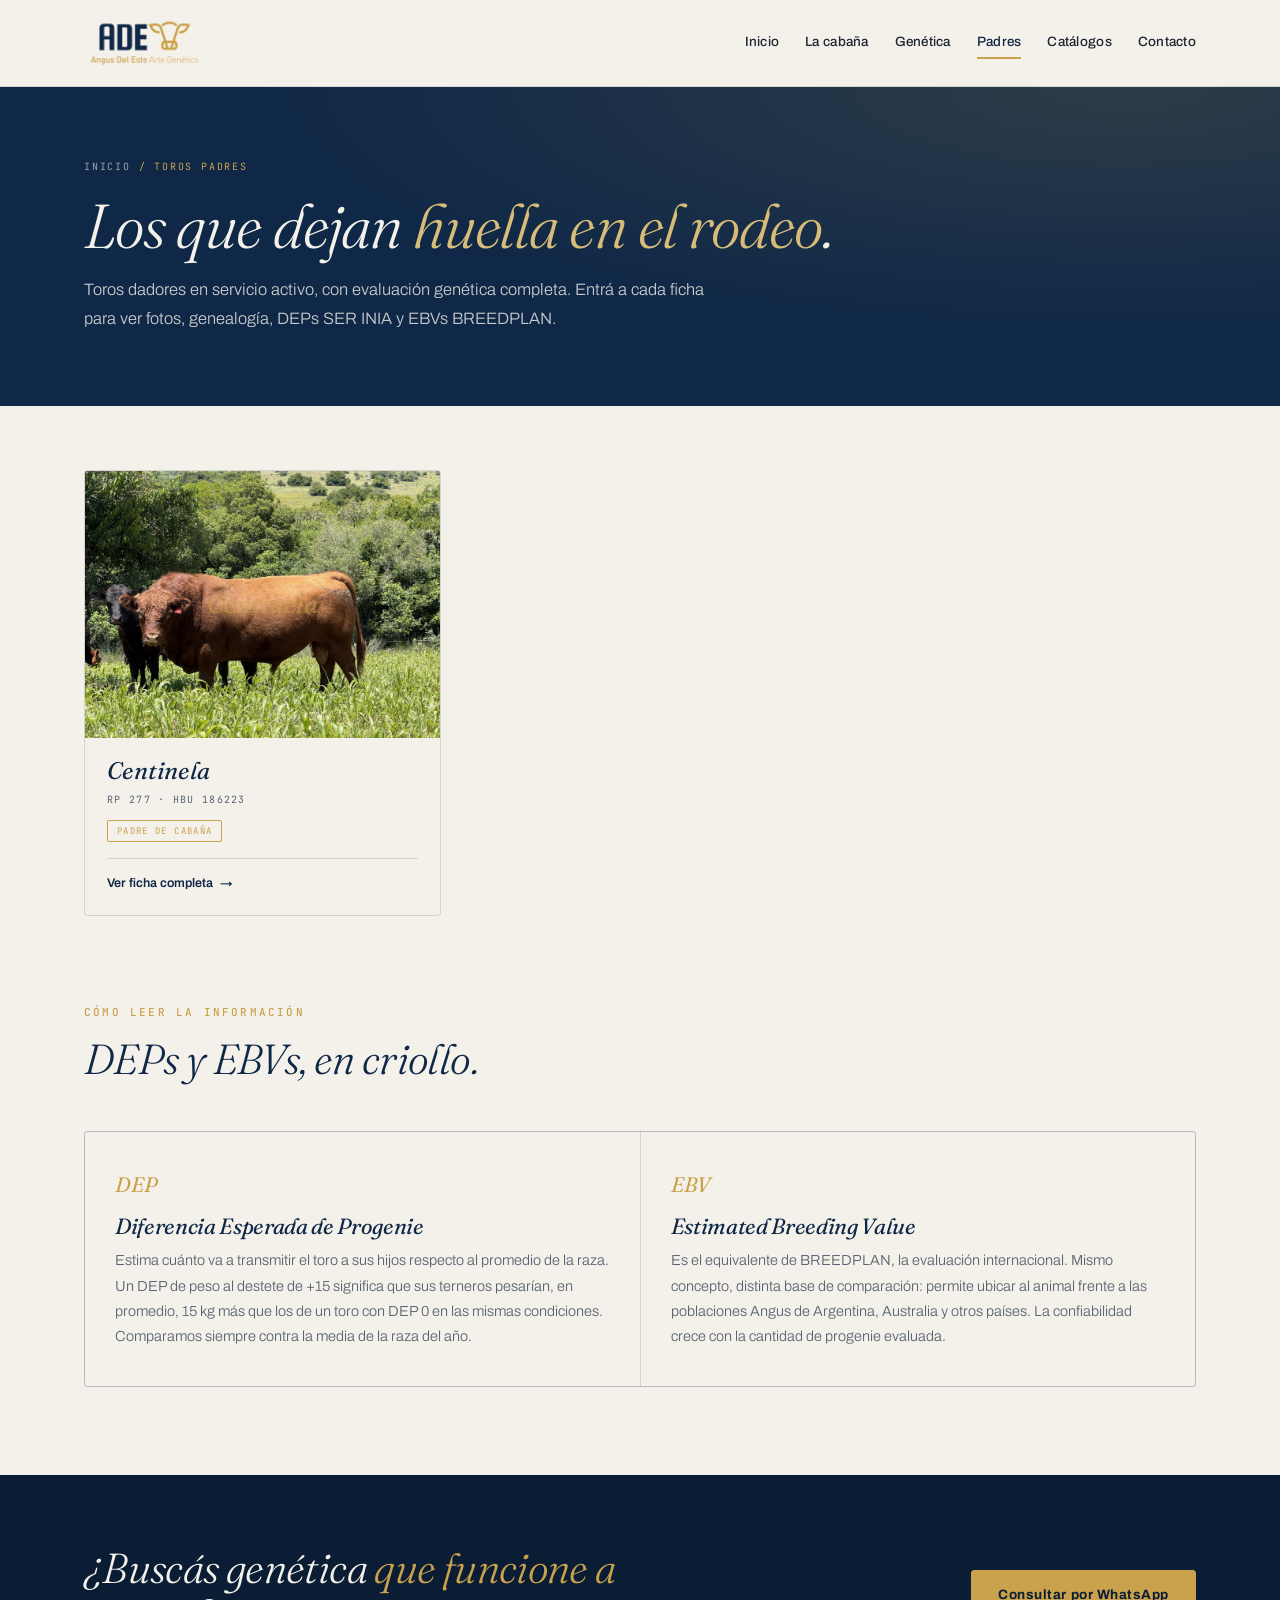
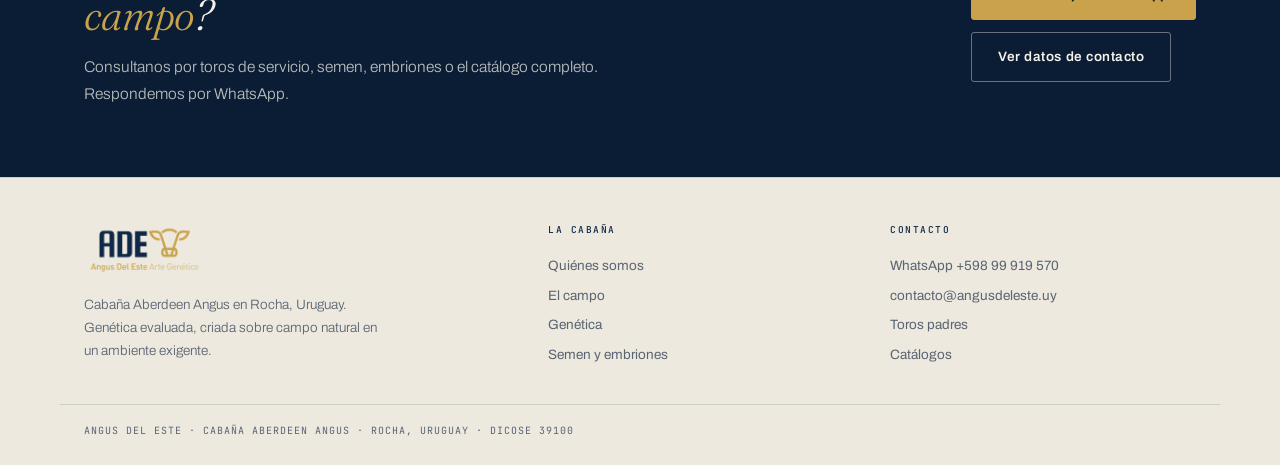
<file: padres.html>
<!DOCTYPE html>
<html lang="es">
<head>
<meta charset="UTF-8">
<meta name="viewport" content="width=device-width, initial-scale=1.0">
<title>Toros padres — Angus del Este</title>
<meta name="description" content="Toros padres dadores de Angus del Este, con genealogía completa, DEPs SER INIA y EBVs BREEDPLAN.">
<meta property="og:title" content="Toros padres — Angus del Este">
<meta property="og:description" content="Toros padres dadores de Angus del Este, con genealogía completa, DEPs SER INIA y EBVs BREEDPLAN.">
<meta property="og:type" content="website">
<link rel="icon" type="image/png" href="[data-uri]">
<link rel="preconnect" href="https://fonts.googleapis.com">
<link rel="preconnect" href="https://fonts.gstatic.com" crossorigin>
<link href="https://fonts.googleapis.com/css2?family=Fraunces:ital,opsz,wght@0,9..144,300;0,9..144,400;1,9..144,300;1,9..144,400&family=Archivo:wght@300;400;500;600;700&family=JetBrains+Mono:wght@400;500&display=swap" rel="stylesheet">
<link rel="canonical" href="https://angusdeleste.uy/padres.html">
<meta property="og:url" content="https://angusdeleste.uy/padres.html">
<meta property="og:image" content="https://angusdeleste.uy/campo-hero.jpg">
<meta property="og:locale" content="es_UY">
<meta name="robots" content="index, follow">
<link rel="stylesheet" href="estilos.css">

</head>
<body>
<header>
  <div class="header-inner">
    <a href="index.html" class="brand">
      <img class="logo-full" src="[data-uri]" alt="Angus del Este — Arte Genético">
      <img class="logo-min" src="[data-uri]" alt="Angus del Este">
    </a>
    <nav id="nav">
      <a href="index.html">Inicio</a>
      <a href="cabana.html">La cabaña</a>
      <a href="genetica.html">Genética</a>
      <a href="padres.html" class='on'>Padres</a>
      <a href="catalogos.html">Catálogos</a>
      <a href="contacto.html">Contacto</a>
    </nav>
    <button class="nav-toggle" aria-label="Menú" onclick="document.getElementById('nav').classList.toggle('open')">
      <span></span><span></span><span></span>
    </button>
  </div>
</header>
<div class="page-hero">
  <div class="wrap">
    <div class="crumb"><a href="index.html">Inicio</a> / Toros padres</div>
    <h1>Los que dejan <em>huella en el rodeo</em>.</h1>
    <p class="lead">Toros dadores en servicio activo, con evaluación genética completa. Entrá a cada ficha para ver fotos, genealogía, DEPs SER INIA y EBVs BREEDPLAN.</p>
  </div>
</div>

<section>
  <div class="wrap">
    <div class="toros-grid rv">
      <a href="toro-centinela.html" class="toro-card">
        <div class="toro-foto">
          <img src="toro-centinela.jpg" alt="Centinela" loading="lazy" style="--pos:center 48%" onerror="this.style.display='none'">
          <div class="toro-ph">Centinela</div>
        </div>
        <div class="toro-info">
          <div class="toro-nom">Centinela</div>
          <div class="toro-meta">RP 277 · HBU 186223</div>
          <div class="tag">Padre de cabaña</div>
          <div class="toro-go">Ver ficha completa <span>&rarr;</span></div>
        </div>
      </a>
    </div>
  </div>
</section>

<section style="padding-top:0">
  <div class="wrap">
    <div class="section-head rv">
      <div class="eyebrow">Cómo leer la información</div>
      <h2>DEPs y EBVs, en criollo.</h2>
    </div>
    <div class="pillars rv" style="grid-template-columns:repeat(2,1fr)">
      <div class="pillar">
        <div class="num">DEP</div>
        <h3>Diferencia Esperada de Progenie</h3>
        <p>Estima cuánto va a transmitir el toro a sus hijos respecto al promedio de la raza. Un DEP de peso al destete de +15 significa que sus terneros pesarían, en promedio, 15 kg más que los de un toro con DEP 0 en las mismas condiciones. Comparamos siempre contra la media de la raza del año.</p>
      </div>
      <div class="pillar">
        <div class="num">EBV</div>
        <h3>Estimated Breeding Value</h3>
        <p>Es el equivalente de BREEDPLAN, la evaluación internacional. Mismo concepto, distinta base de comparación: permite ubicar al animal frente a las poblaciones Angus de Argentina, Australia y otros países. La confiabilidad crece con la cantidad de progenie evaluada.</p>
      </div>
    </div>
  </div>
</section>

<div class="cta">
  <div class="wrap">
    <div>
      <h2>¿Buscás genética <em>que funcione a campo</em>?</h2>
      <p>Consultanos por toros de servicio, semen, embriones o el catálogo completo. Respondemos por WhatsApp.</p>
    </div>
    <div class="cta-btns">
      <a href="https://wa.me/59899919570?text=Hola%2C%20quiero%20consultar%20por%20la%20gen%C3%A9tica%20de%20Angus%20del%20Este" class="btn btn-gold">Consultar por WhatsApp</a>
      <a href="contacto.html" class="btn btn-light">Ver datos de contacto</a>
    </div>
  </div>
</div>

<footer>
  <div class="foot">
    <div>
      <img src="[data-uri]" alt="ADE — Angus del Este · Arte Genético">
      <p class="foot-desc">Cabaña Aberdeen Angus en Rocha, Uruguay. Genética evaluada, criada sobre campo natural en un ambiente exigente.</p>
    </div>
    <div>
      <h4>La cabaña</h4>
      <a href="cabana.html">Quiénes somos</a>
      <a href="cabana.html#campo">El campo</a>
      <a href="genetica.html">Genética</a>
      <a href="genetica.html#servicios">Semen y embriones</a>
    </div>
    <div>
      <h4>Contacto</h4>
      <a href="https://wa.me/59899919570">WhatsApp +598 99 919 570</a>
      <a href="mailto:contacto@angusdeleste.uy">contacto@angusdeleste.uy</a>
      <a href="padres.html">Toros padres</a>
      <a href="catalogos.html">Catálogos</a>
    </div>
  </div>
  <div class="foot-bar">Angus del Este · Cabaña Aberdeen Angus · Rocha, Uruguay · DICOSE 39100</div>
</footer>

<script>
const io=new IntersectionObserver(e=>{e.forEach(x=>{if(x.isIntersecting){x.target.classList.add('in');io.unobserve(x.target)}})},{threshold:.1});
document.querySelectorAll('.rv').forEach(el=>io.observe(el));
document.querySelectorAll('#nav a').forEach(a=>a.addEventListener('click',()=>document.getElementById('nav').classList.remove('open')));
</script>
</body>
</html>
</file>
<file: estilos.css>
/* ═══ ANGUS DEL ESTE — estilos ═══ */
:root{
  --paper:#F4F1EA; --paper2:#EDE9DF;
  --navy:#0F2847; --navy2:#16345C; --navy-deep:#0A1D35;
  --gold:#C9A24B; --gold-soft:#D8BC79;
  --ink:#1C2530; --ink2:#5A6472;
  --line:rgba(15,40,71,.14);
  --serif:'Fraunces',serif; --sans:'Archivo',sans-serif; --mono:'JetBrains Mono',monospace;
}
*{margin:0;padding:0;box-sizing:border-box}
html{scroll-behavior:smooth}
body{font-family:var(--sans);background:var(--paper);color:var(--ink);-webkit-font-smoothing:antialiased;line-height:1.6}
@media (prefers-reduced-motion:reduce){html{scroll-behavior:auto}*{animation:none!important;transition:none!important}}
img{max-width:100%;display:block}

/* ── HEADER ── */
header{position:sticky;top:0;z-index:100;background:rgba(244,241,234,.94);backdrop-filter:blur(12px);border-bottom:1px solid var(--line)}
.header-inner{max-width:1160px;margin:0 auto;padding:0 24px;height:86px;display:flex;align-items:center;gap:14px}
.brand{display:flex;align-items:center;text-decoration:none;flex-shrink:0}
.brand img{width:auto}
.brand .logo-full{height:56px;display:block}
.brand .logo-min{height:40px;display:none}
nav{margin-left:auto;display:flex;gap:26px}
nav a{text-decoration:none;color:var(--ink);font-size:13.5px;font-weight:500;letter-spacing:.02em;padding:4px 0;border-bottom:2px solid transparent;transition:border-color .2s,color .2s;white-space:nowrap}
nav a:hover{color:var(--navy);border-bottom-color:var(--gold)}
nav a.on{color:var(--navy);border-bottom-color:var(--gold)}
nav a:focus-visible{outline:2px solid var(--gold);outline-offset:4px}
.nav-toggle{display:none}

/* ── BOTONES ── */
.btn{display:inline-flex;align-items:center;gap:9px;padding:13px 26px;border-radius:3px;text-decoration:none;font-size:13.5px;font-weight:600;letter-spacing:.04em;transition:transform .15s,box-shadow .2s,background .2s;border:1px solid transparent}
.btn:focus-visible{outline:2px solid var(--gold);outline-offset:3px}
.btn-primary{background:var(--navy);color:var(--paper);border-color:var(--navy)}
.btn-primary:hover{background:var(--navy2);transform:translateY(-1px);box-shadow:0 6px 18px rgba(15,40,71,.22)}
.btn-ghost{background:transparent;color:var(--navy);border-color:var(--navy)}
.btn-ghost:hover{background:rgba(15,40,71,.06)}
.btn-gold{background:var(--gold);color:var(--navy-deep);border-color:var(--gold);font-weight:700}
.btn-gold:hover{background:var(--gold-soft);transform:translateY(-1px);box-shadow:0 6px 18px rgba(201,162,75,.3)}
.btn-light{background:transparent;color:var(--paper);border-color:rgba(244,241,234,.4)}
.btn-light:hover{border-color:var(--paper);background:rgba(244,241,234,.06)}

/* ── ESTRUCTURA ── */
.wrap{max-width:1160px;margin:0 auto;padding:0 24px}
section{padding:88px 0}
section:first-of-type{padding-top:64px}
.eyebrow{font-family:var(--mono);font-size:11px;letter-spacing:.2em;text-transform:uppercase;color:var(--gold);font-weight:500;margin-bottom:14px}
h1,h2,h3{font-family:var(--serif);font-style:italic;font-weight:300;letter-spacing:-.015em;color:var(--navy);line-height:1.12}
h1{font-size:clamp(38px,5.6vw,62px)}
h2{font-size:clamp(28px,4vw,42px)}
h3{font-size:22px;font-weight:400}
.lead{margin-top:16px;font-size:16.5px;font-weight:300;color:var(--ink2);max-width:620px;line-height:1.75}
.section-head{margin-bottom:48px}

/* ── PAGE HERO (interior) ── */
.page-hero{background:var(--navy);color:var(--paper);position:relative;overflow:hidden}
.page-hero::after{content:'';position:absolute;inset:0;background:radial-gradient(ellipse at 88% 0%,rgba(201,162,75,.16),transparent 55%);pointer-events:none}
.page-hero .wrap{position:relative;padding-top:72px;padding-bottom:72px}
.page-hero h1{color:var(--paper)}
.page-hero h1 em{color:var(--gold-soft)}
.page-hero .lead{color:rgba(244,241,234,.8)}
.crumb{font-family:var(--mono);font-size:10px;letter-spacing:.18em;text-transform:uppercase;color:var(--gold);margin-bottom:16px}
.crumb a{color:rgba(244,241,234,.6);text-decoration:none}
.crumb a:hover{color:var(--gold)}

/* ── FRANJA DE DATOS ── */
.band{background:var(--navy);color:var(--paper);position:relative;overflow:hidden}
.band::after{content:'';position:absolute;inset:0;background:radial-gradient(ellipse at 85% 0%,rgba(201,162,75,.14),transparent 55%);pointer-events:none}
.band-grid{display:grid;grid-template-columns:repeat(4,1fr);position:relative}
.band-cell{padding:30px 26px;border-right:1px solid rgba(244,241,234,.1)}
.band-cell:last-child{border-right:none}
.band-num{font-family:var(--serif);font-style:italic;font-weight:300;font-size:30px;color:var(--gold);line-height:1}
.band-label{font-family:var(--mono);font-size:9.5px;letter-spacing:.16em;text-transform:uppercase;color:rgba(244,241,234,.65);margin-top:10px}

/* ── PILARES ── */
.pillars{display:grid;grid-template-columns:repeat(3,1fr);gap:1px;background:var(--line);border:1px solid var(--line);border-radius:4px;overflow:hidden}
.pillar{background:var(--paper);padding:36px 30px;transition:background .25s}
.pillar:hover{background:#FAF8F3}
.pillar .num{font-family:var(--serif);font-style:italic;font-size:21px;color:var(--gold)}
.pillar h3{margin:12px 0 10px}
.pillar p{font-size:14.5px;font-weight:300;color:var(--ink2);line-height:1.75}

/* ── CARDS DE NAVEGACIÓN ── */
.navcards{display:grid;grid-template-columns:repeat(3,1fr);gap:18px}
.navcard{display:block;text-decoration:none;border:1px solid var(--line);border-radius:4px;overflow:hidden;background:var(--paper);transition:transform .25s,box-shadow .25s,border-color .25s}
.navcard:hover{transform:translateY(-3px);box-shadow:0 14px 34px rgba(15,40,71,.12);border-color:rgba(201,162,75,.5)}
.navcard-img{aspect-ratio:16/10;background:linear-gradient(160deg,var(--navy),var(--navy2));overflow:hidden;position:relative}
.navcard-img img{position:absolute;inset:0;width:100%;height:100%;object-fit:cover;transition:transform .5s}
.navcard:hover .navcard-img img{transform:scale(1.04)}
.navcard-body{padding:22px 24px 24px}
.navcard h3{font-size:21px;margin-bottom:8px}
.navcard p{font-size:14px;font-weight:300;color:var(--ink2);line-height:1.7}
.navcard .go{display:flex;align-items:center;gap:7px;margin-top:16px;font-size:12.5px;font-weight:600;color:var(--navy)}
.navcard .go span{transition:transform .25s}
.navcard:hover .go span{transform:translateX(4px)}

/* ── GALERÍA ── */
.galeria{display:grid;grid-template-columns:repeat(3,1fr);gap:14px}
.gal-item{border-radius:4px;overflow:hidden;aspect-ratio:4/3;background:var(--navy)}
.gal-item img{width:100%;height:100%;object-fit:cover;transition:transform .5s}
.gal-item:hover img{transform:scale(1.04)}
.gal-item.wide{grid-column:span 2}

/* ── GRILLA DE TOROS ── */
.toros-grid{display:grid;grid-template-columns:repeat(3,1fr);gap:20px}
.toro-card{display:block;text-decoration:none;border:1px solid var(--line);border-radius:4px;overflow:hidden;background:var(--paper);transition:transform .25s,box-shadow .25s,border-color .25s}
.toro-card:hover{transform:translateY(-3px);box-shadow:0 14px 34px rgba(15,40,71,.13);border-color:rgba(201,162,75,.5)}
.toro-foto{position:relative;aspect-ratio:4/3;background:linear-gradient(160deg,var(--navy),var(--navy2));overflow:hidden}
.toro-foto img{position:absolute;inset:0;width:100%;height:100%;object-fit:cover;object-position:var(--pos,center 40%);transition:transform .5s}
.toro-card:hover .toro-foto img{transform:scale(1.04)}
.toro-ph{position:absolute;inset:0;display:flex;align-items:center;justify-content:center;font-family:var(--serif);font-style:italic;font-size:26px;color:rgba(201,162,75,.55)}
.toro-info{padding:20px 22px 22px}
.toro-nom{font-family:var(--serif);font-style:italic;font-size:24px;color:var(--navy);line-height:1.1}
.toro-meta{font-family:var(--mono);font-size:10px;letter-spacing:.13em;text-transform:uppercase;color:var(--ink2);margin-top:8px}
.tag{display:inline-block;margin-top:12px;font-family:var(--mono);font-size:9px;letter-spacing:.15em;text-transform:uppercase;color:var(--gold);border:1px solid var(--gold);border-radius:2px;padding:3px 9px}
.toro-go{display:flex;align-items:center;gap:7px;margin-top:16px;padding-top:14px;border-top:1px solid var(--line);font-size:12.5px;font-weight:600;color:var(--navy)}
.toro-go span{transition:transform .25s}
.toro-card:hover .toro-go span{transform:translateX(4px)}

/* ── FICHA DE TORO ── */
.ficha-hero{position:relative;height:clamp(320px,52vh,520px);background:linear-gradient(160deg,var(--navy),var(--navy2));overflow:hidden}
.ficha-hero img{position:absolute;inset:0;width:100%;height:100%;object-fit:cover;object-position:var(--pos,center 42%)}
.ficha-hero::after{content:'';position:absolute;inset:0;background:linear-gradient(to top,rgba(10,29,53,.92),rgba(10,29,53,.15) 70%)}
.ficha-hero-txt{position:absolute;left:0;right:0;bottom:0;z-index:2}
.ficha-hero-txt .wrap{padding-bottom:30px}
.ficha-nom{font-family:var(--serif);font-style:italic;font-weight:300;font-size:clamp(38px,6vw,64px);color:var(--paper);line-height:1;letter-spacing:-.02em}
.ficha-sub{font-family:var(--mono);font-size:11px;letter-spacing:.16em;text-transform:uppercase;color:var(--gold-soft);margin-top:12px}
.datos{display:grid;grid-template-columns:repeat(3,1fr);gap:1px;background:var(--line);border:1px solid var(--line)}
.dato{background:var(--paper);padding:15px 17px}
.dato-l{font-family:var(--mono);font-size:9.5px;letter-spacing:.14em;text-transform:uppercase;color:var(--ink2)}
.dato-v{font-family:var(--mono);font-size:16px;color:var(--navy);margin-top:5px;font-weight:500}
.dato-v.serif{font-family:var(--serif);font-style:italic;font-size:18px;font-weight:400}
.geneal{margin-top:12px}
.g-row{display:flex;gap:12px;align-items:baseline;padding:9px 0;border-bottom:1px solid var(--line);font-size:14px}
.g-rol{font-family:var(--mono);font-size:9.5px;letter-spacing:.14em;text-transform:uppercase;color:var(--gold);width:96px;flex-shrink:0}
.g-nom{color:var(--navy);font-weight:500}
.g-hbu{font-family:var(--mono);font-size:11px;color:var(--ink2);margin-left:auto}
.eval-tit{font-family:var(--mono);font-size:10px;letter-spacing:.18em;text-transform:uppercase;color:var(--navy);padding-bottom:10px;border-bottom:1px solid var(--navy);display:flex;justify-content:space-between;align-items:baseline;gap:12px;flex-wrap:wrap}
.eval-src{font-size:9px;letter-spacing:.1em;color:var(--ink2);text-transform:none;font-family:var(--sans)}
.deps{display:grid;grid-template-columns:repeat(5,1fr);gap:1px;background:var(--line);border:1px solid var(--line);border-top:none}
.dep{background:var(--paper);padding:14px 12px;position:relative}
.dep.top{background:#FBF7EC}
.dep.top::before{content:'';position:absolute;left:0;top:0;bottom:0;width:2px;background:var(--gold)}
.dep-c{font-family:var(--mono);font-size:8.5px;letter-spacing:.1em;text-transform:uppercase;color:var(--ink2);line-height:1.35;min-height:23px}
.dep-v{font-family:var(--serif);font-style:italic;font-size:21px;color:var(--navy);margin-top:6px;line-height:1}
.dep.top .dep-v{color:var(--gold)}
.dep-r{font-family:var(--mono);font-size:9px;color:var(--ink2);margin-top:5px}
.nota-eval{font-family:var(--mono);font-size:9.5px;color:var(--ink2);margin-top:10px}


/* ── CARRUSEL DE FICHA ── */
.carr{position:relative;height:clamp(320px,56vh,560px);background:linear-gradient(160deg,var(--navy),var(--navy2));overflow:hidden}
.carr-track{display:flex;height:100%;transition:transform .5s cubic-bezier(.4,0,.2,1)}
.carr-slide{min-width:100%;height:100%;position:relative}
.carr-slide img{width:100%;height:100%;object-fit:cover;object-position:var(--pos,center 45%)}
.carr::after{content:'';position:absolute;inset:0;background:linear-gradient(to top,rgba(10,29,53,.9),rgba(10,29,53,.1) 62%);pointer-events:none;z-index:2}
.carr-txt{position:absolute;left:0;right:0;bottom:0;z-index:4}
.carr-txt .wrap{padding-bottom:30px}
.carr-nav{
  position:absolute;top:50%;transform:translateY(-50%);z-index:5;
  width:46px;height:46px;border-radius:50%;border:1px solid rgba(244,241,234,.45);
  background:rgba(10,29,53,.42);backdrop-filter:blur(6px);color:var(--paper);
  cursor:pointer;display:flex;align-items:center;justify-content:center;
  font-size:20px;line-height:1;transition:background .2s,border-color .2s,transform .2s;
}
.carr-nav:hover{background:var(--gold);border-color:var(--gold);color:var(--navy-deep);transform:translateY(-50%) scale(1.06)}
.carr-nav:focus-visible{outline:2px solid var(--gold);outline-offset:3px}
.carr-prev{left:20px}
.carr-next{right:20px}
.carr-dots{position:absolute;bottom:18px;right:24px;z-index:5;display:flex;gap:8px}
.carr-dot{width:9px;height:9px;border-radius:50%;border:1px solid rgba(244,241,234,.7);background:transparent;cursor:pointer;padding:0;transition:background .25s,transform .25s}
.carr-dot.on{background:var(--gold);border-color:var(--gold);transform:scale(1.2)}
.carr-count{
  position:absolute;top:20px;right:24px;z-index:5;
  font-family:var(--mono);font-size:10px;letter-spacing:.14em;color:rgba(244,241,234,.85);
  background:rgba(10,29,53,.42);backdrop-filter:blur(6px);padding:6px 12px;border-radius:2px;
  border:1px solid rgba(244,241,234,.2);
}
@media(max-width:900px){
  .carr-nav{width:38px;height:38px;font-size:17px}
  .carr-prev{left:12px}.carr-next{right:12px}
  .carr-dots{right:16px;bottom:14px}
}


/* ── LIGHTBOX (foto completa) ── */
.carr-slide{cursor:zoom-in}
.carr-zoom{
  position:absolute;bottom:18px;left:24px;z-index:5;display:flex;align-items:center;gap:7px;
  font-family:var(--mono);font-size:9.5px;letter-spacing:.14em;text-transform:uppercase;
  color:rgba(244,241,234,.85);background:rgba(10,29,53,.42);backdrop-filter:blur(6px);
  padding:7px 12px;border-radius:2px;border:1px solid rgba(244,241,234,.2);pointer-events:none;
}
.lb{position:fixed;inset:0;z-index:300;background:rgba(6,17,31,.96);display:none}
.lb.open{display:block}
.lb-stage{position:absolute;inset:0;display:flex;align-items:center;justify-content:center;padding:70px 20px 90px}
.lb-stage img{max-width:100%;max-height:100%;width:auto;height:auto;object-fit:contain;border-radius:2px}
.lb-close{
  position:absolute;top:18px;right:18px;z-index:4;width:44px;height:44px;border-radius:50%;
  border:1px solid rgba(244,241,234,.35);background:rgba(244,241,234,.08);color:var(--paper);
  cursor:pointer;font-size:22px;line-height:1;display:flex;align-items:center;justify-content:center;
  transition:background .2s,border-color .2s;
}
.lb-close:hover{background:var(--gold);border-color:var(--gold);color:var(--navy-deep)}
.lb-nav{
  position:absolute;top:50%;transform:translateY(-50%);z-index:4;
  width:50px;height:50px;border-radius:50%;border:1px solid rgba(244,241,234,.35);
  background:rgba(244,241,234,.08);color:var(--paper);cursor:pointer;
  font-size:22px;line-height:1;display:flex;align-items:center;justify-content:center;
  transition:background .2s,border-color .2s,transform .2s;
}
.lb-nav:hover{background:var(--gold);border-color:var(--gold);color:var(--navy-deep);transform:translateY(-50%) scale(1.06)}
.lb-prev{left:22px}.lb-next{right:22px}
.lb-cap{
  position:absolute;left:0;right:0;bottom:26px;z-index:4;text-align:center;padding:0 24px;
  font-family:var(--mono);font-size:10.5px;letter-spacing:.13em;color:rgba(244,241,234,.7);
}
.lb-cap b{display:block;font-family:var(--serif);font-style:italic;font-weight:400;font-size:19px;
  letter-spacing:0;color:var(--gold-soft);margin-bottom:7px;text-transform:none}
.lb-thumbs{position:absolute;left:0;right:0;bottom:0;z-index:4;display:none}
@media(max-width:900px){
  .lb-stage{padding:60px 12px 92px}
  .lb-nav{width:40px;height:40px;font-size:18px}
  .lb-prev{left:10px}.lb-next{right:10px}
  .carr-zoom{left:16px;bottom:14px}
}

/* ── SERVICIOS ── */
.servicios{display:grid;grid-template-columns:repeat(3,1fr);gap:1px;background:var(--line);border:1px solid var(--line);border-radius:4px;overflow:hidden}
.serv{background:var(--paper);padding:34px 30px;display:flex;flex-direction:column;transition:background .25s}
.serv:hover{background:#FAF8F3}
.serv .eyebrow{margin-bottom:10px}
.serv h3{margin-bottom:12px}
.serv p{font-size:14px;font-weight:300;color:var(--ink2);line-height:1.75;flex:1}
.serv .btn{margin-top:22px;align-self:flex-start;padding:10px 22px;font-size:12.5px}

/* ── DESCARGAS ── */
.cat-list{border-top:1px solid var(--line)}
.cat-row{display:flex;align-items:center;gap:20px;padding:22px 4px;border-bottom:1px solid var(--line);text-decoration:none;color:var(--ink);transition:background .2s,padding-left .2s}
.cat-row:hover{background:#FAF8F3;padding-left:12px}
.cat-year{font-family:var(--serif);font-style:italic;font-size:30px;color:var(--gold);width:96px;flex-shrink:0}
.cat-t{font-family:var(--serif);font-style:italic;font-size:19px;color:var(--navy);display:block}
.cat-d{font-size:13px;font-weight:300;color:var(--ink2);margin-top:3px;display:block}
.cat-dl{font-family:var(--mono);font-size:10.5px;letter-spacing:.14em;text-transform:uppercase;color:var(--navy);border:1px solid var(--navy);border-radius:3px;padding:9px 18px;white-space:nowrap;margin-left:auto;transition:background .2s,color .2s}
.cat-row:hover .cat-dl{background:var(--navy);color:var(--paper)}

/* ── CONTACTO ── */
.cont-grid{display:grid;grid-template-columns:1fr 1fr;gap:1px;background:var(--line);border:1px solid var(--line);border-radius:4px;overflow:hidden}
.cont-cell{background:var(--paper);padding:38px 34px}
.cont-cell h3{margin-bottom:14px}
.cont-row{display:flex;gap:12px;align-items:baseline;padding:9px 0;font-size:14.5px}
.cont-l{font-family:var(--mono);font-size:10px;letter-spacing:.14em;text-transform:uppercase;color:var(--ink2);width:90px;flex-shrink:0}
.cont-row a{color:var(--navy);text-decoration:none;border-bottom:1px solid var(--gold);font-weight:500}
.cont-row a:hover{color:var(--gold)}
.mapa{margin-top:36px;border-radius:4px;overflow:hidden;border:1px solid var(--line);filter:grayscale(.25) sepia(.08)}
.mapa iframe{width:100%;height:400px;border:0;display:block}

/* ── CTA FINAL ── */
.cta{background:var(--navy-deep);color:var(--paper)}
.cta .wrap{padding:70px 24px;display:grid;grid-template-columns:1.2fr .8fr;gap:44px;align-items:center}
.cta h2{color:var(--paper)}
.cta h2 em{color:var(--gold)}
.cta p{margin-top:14px;font-size:15.5px;font-weight:300;color:rgba(244,241,234,.75);line-height:1.75;max-width:520px}
.cta-btns{display:flex;flex-direction:column;gap:12px;align-items:flex-start;justify-self:end}

/* ── FOOTER ── */
footer{border-top:1px solid var(--line);background:var(--paper2)}
.foot{max-width:1160px;margin:0 auto;padding:44px 24px 34px;display:grid;grid-template-columns:1.4fr 1fr 1fr;gap:36px}
.foot img{height:56px;width:auto}
.foot-desc{font-size:13.5px;font-weight:300;color:var(--ink2);line-height:1.7;margin-top:16px;max-width:300px}
.foot h4{font-family:var(--mono);font-size:9.5px;letter-spacing:.16em;text-transform:uppercase;color:var(--navy);margin-bottom:14px;font-weight:500}
.foot a{display:block;text-decoration:none;color:var(--ink2);font-size:13.5px;padding:4px 0;transition:color .2s}
.foot a:hover{color:var(--navy)}
.foot-bar{border-top:1px solid var(--line);max-width:1160px;margin:0 auto;padding:18px 24px 26px;font-family:var(--mono);font-size:10px;letter-spacing:.1em;text-transform:uppercase;color:var(--ink2)}

/* ── REVEAL ── */
.rv{opacity:0;transform:translateY(16px);transition:opacity .65s ease,transform .65s ease}
.rv.in{opacity:1;transform:none}

/* ── RESPONSIVE ── */
@media(max-width:900px){
  .header-inner{height:74px}
  .brand .logo-full{display:none}
  .brand .logo-min{display:block}
  .band-grid{grid-template-columns:repeat(2,1fr)}
  .band-cell{border-bottom:1px solid rgba(244,241,234,.1)}
  .pillars,.navcards,.servicios,.toros-grid{grid-template-columns:1fr}
  .galeria{grid-template-columns:1fr}
  .gal-item.wide{grid-column:span 1}
  .datos{grid-template-columns:repeat(2,1fr)}
  .deps{grid-template-columns:repeat(2,1fr)}
  .cont-grid{grid-template-columns:1fr}
  .cta .wrap{grid-template-columns:1fr;gap:28px}
  .cta-btns{justify-self:start}
  .foot{grid-template-columns:1fr;gap:26px}
  .cat-row{flex-wrap:wrap;gap:10px}
  .cat-year{width:auto}
  .cat-dl{margin-left:0}
  .g-hbu{margin-left:0;width:100%}
  section{padding:64px 0}
  nav{display:none}
  .nav-toggle{display:flex;margin-left:auto;background:none;border:none;cursor:pointer;flex-direction:column;gap:5px;padding:8px}
  .nav-toggle span{width:22px;height:2px;background:var(--navy)}
  nav.open{display:flex;position:absolute;top:74px;left:0;right:0;flex-direction:column;gap:0;background:var(--paper);border-bottom:1px solid var(--line);padding:8px 24px 18px}
  nav.open a{padding:13px 0;border-bottom:1px solid var(--line);font-size:15px}
}
</file>
